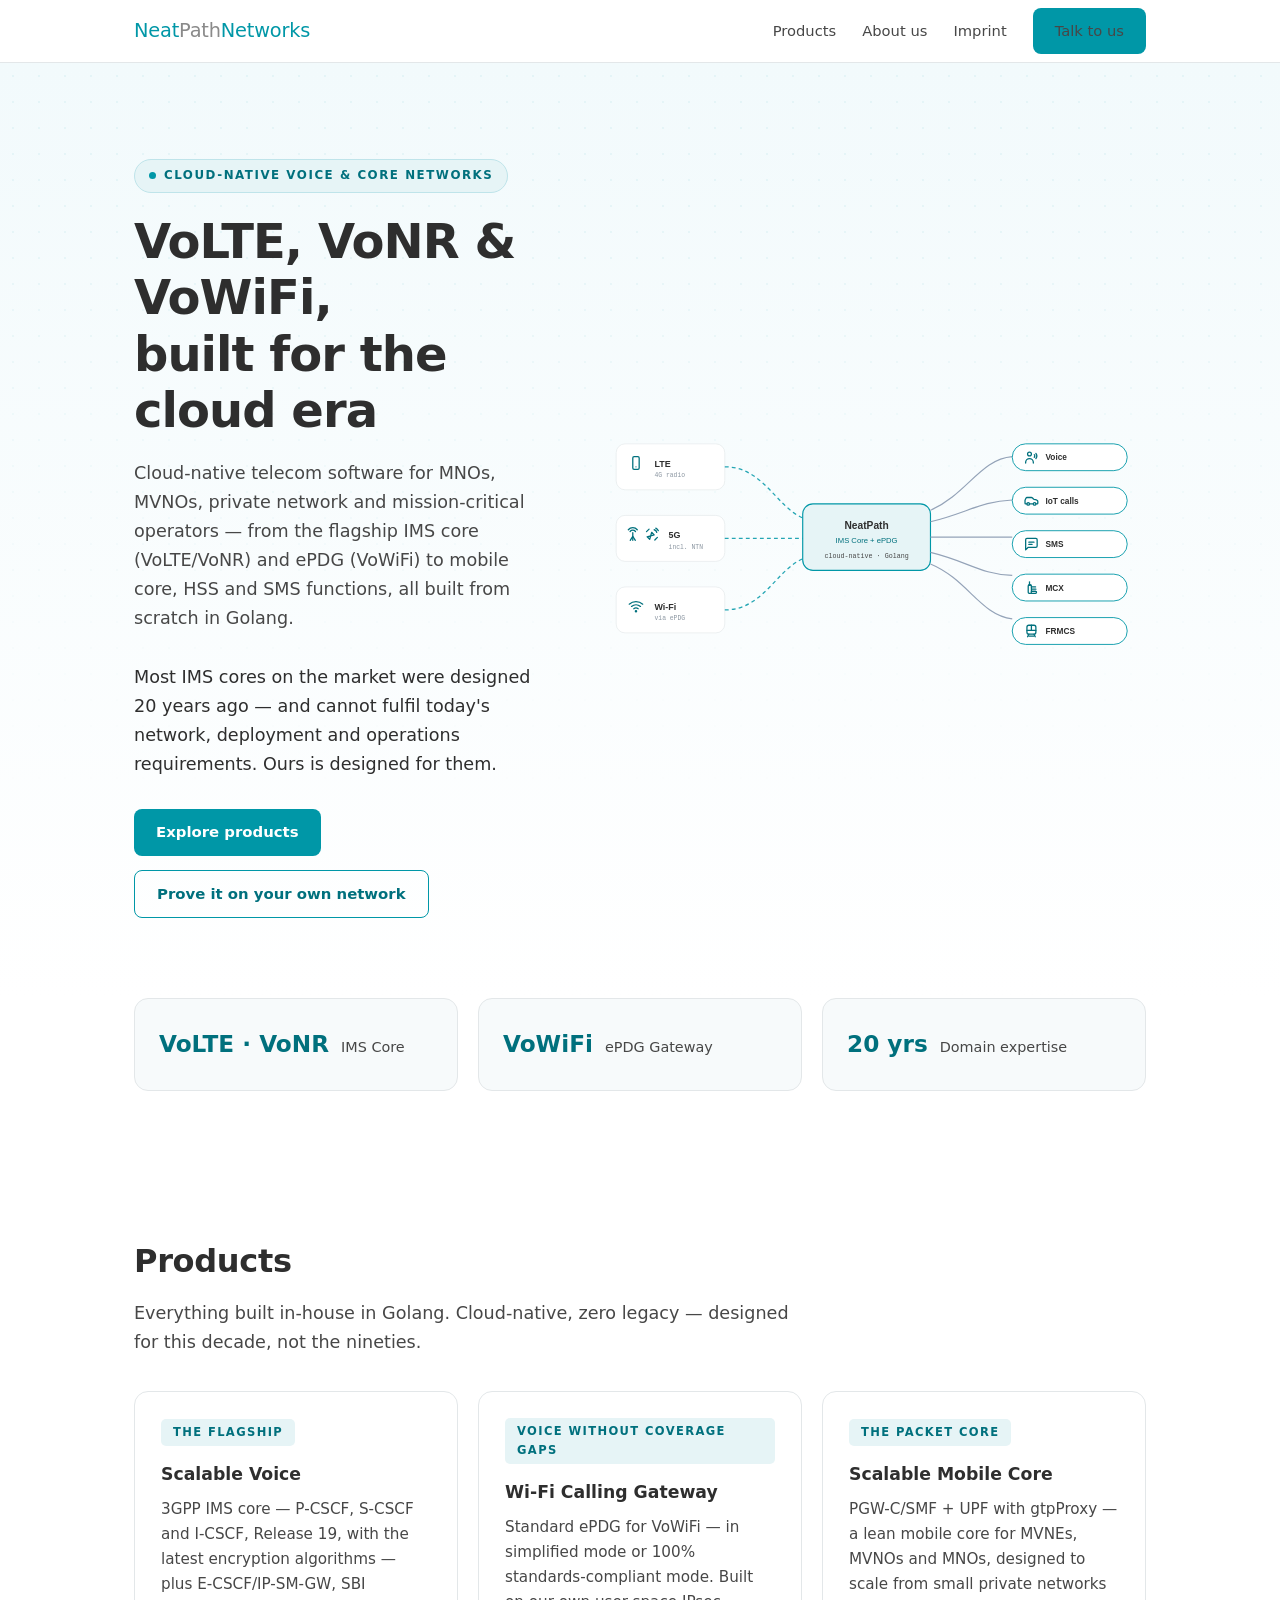
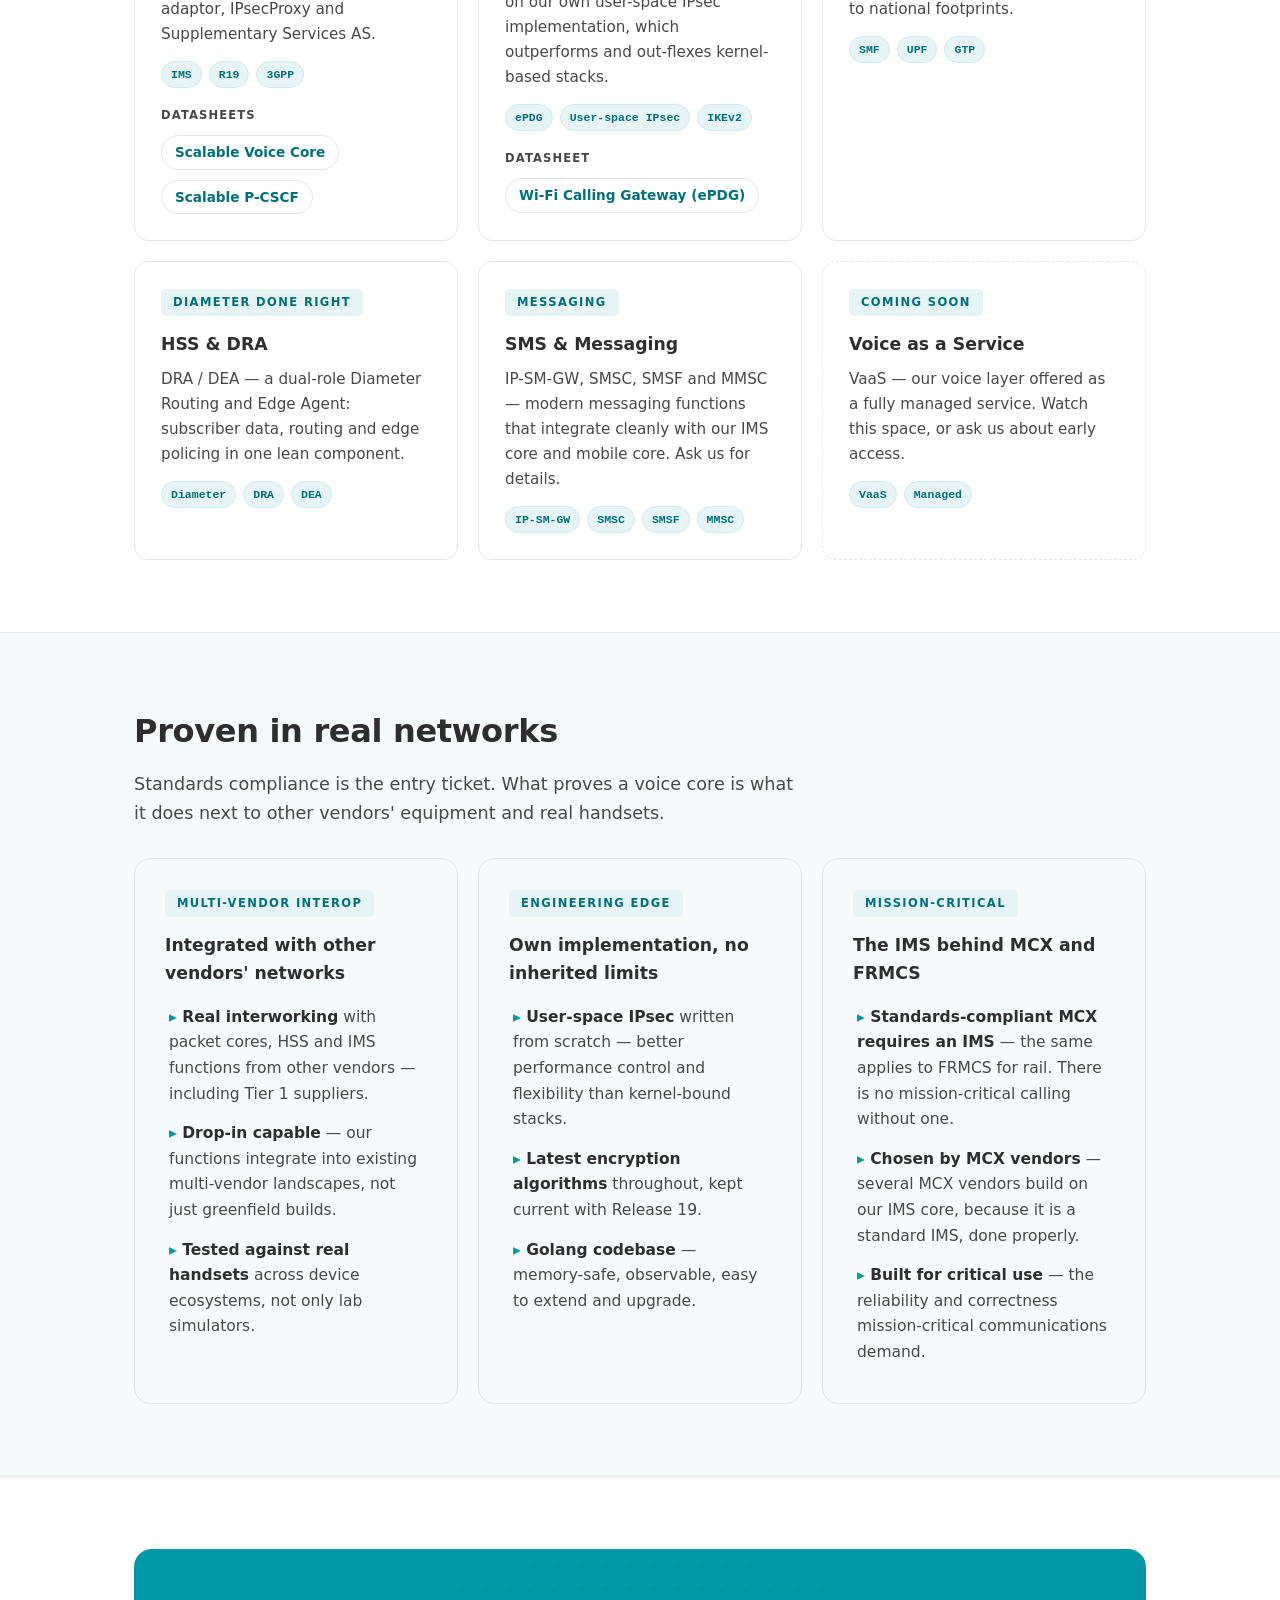
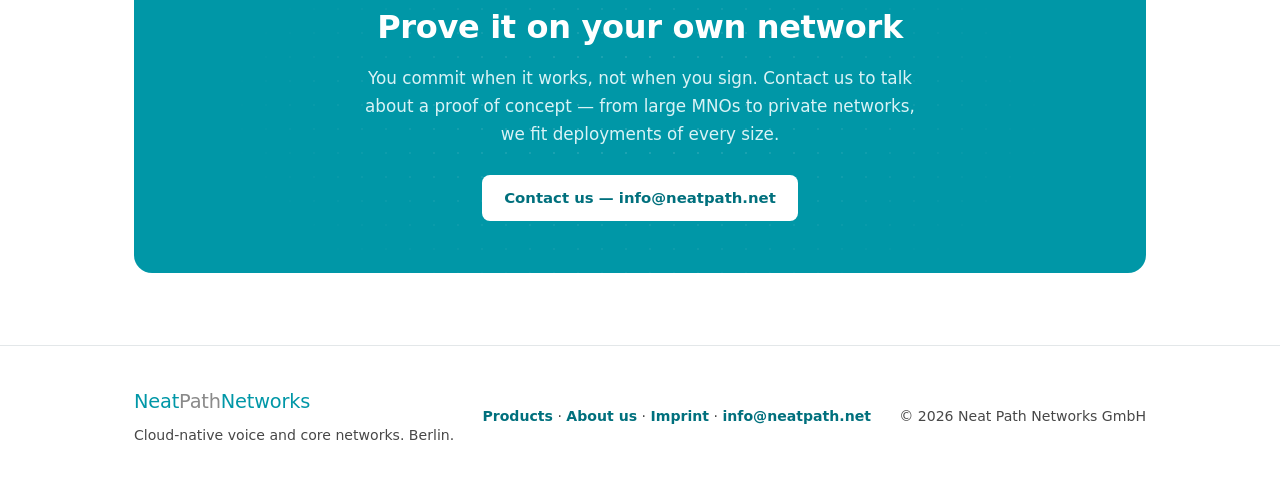
<file: index.html>
<!doctype html>
<html lang="en">
<head>
<meta charset="UTF-8" />
<meta name="viewport" content="width=device-width, initial-scale=1.0" />
<title>Neat Path Networks — VoLTE, VoNR &amp; VoWiFi, built for the cloud era</title>
<meta name="description" content="Cloud-native telecom software for MNOs, MVNOs, private network and mission-critical operators — from our flagship IMS core (VoLTE/VoNR) and ePDG (VoWiFi) to mobile core, HSS and SMS functions, all built from scratch in Golang." />
<link rel="icon" href="/assets/favicon.svg" type="image/svg+xml" />
<link rel="stylesheet" href="/assets/style.css" />
<style>
  @media (min-width: 901px) {
    .hero-inner { grid-template-columns: 1fr 1.3fr; gap: 40px; }
  }
  .hero-art svg { width: 100%; height: auto; display: block; }
</style>
</head>
<body>

<header>
  <div class="wrap">
    <nav>
      <a class="logo" href="/" aria-label="Neat Path Networks home"><span class="wordmark"><b>Neat</b><i>Path</i><b>Networks</b></span></a>
      <div class="navlinks">
        <a href="/products/">Products</a>
        <a href="/about-us/">About us</a>
        <a href="/imprint/">Imprint</a>
        <a class="btn btn-primary" href="mailto:info@neatpath.net?subject=Neat%20Path%20inquiry">Talk to us</a>
      </div>
    </nav>
  </div>
</header>

<section class="hero" id="top">
  <div class="hero-grid"></div>
  <div class="wrap hero-inner">
    <div>
      <div class="badge">Cloud-native voice &amp; core networks</div>
      <h1>VoLTE, VoNR &amp; VoWiFi,<br />built for the cloud era</h1>
      <p class="lead">Cloud-native telecom software for MNOs, MVNOs, private network and mission-critical operators — from the flagship IMS core (VoLTE/VoNR) and ePDG (VoWiFi) to mobile core, HSS and SMS functions, all built from scratch in Golang.</p>
      <p class="lead" style="margin-top:14px; color:var(--ink)">Most IMS cores on the market were designed 20 years ago — and cannot fulfil today's network, deployment and operations requirements. Ours is designed for them.</p>
      <div class="hero-cta">
        <a class="btn btn-primary" href="/products/">Explore products</a>
        <a class="btn btn-outline" href="#cta">Prove it on your own network</a>
      </div>
    </div>
    <div class="hero-art" aria-hidden="true">
      <svg viewBox="0 0 860 380" xmlns="http://www.w3.org/2000/svg">
        <defs>
          <g id="i-phone" fill="none" stroke="#00707d" stroke-width="2" stroke-linecap="round" stroke-linejoin="round">
            <rect x="7" y="2" width="10" height="20" rx="2"/><path d="M12 18h.01"/>
          </g>
          <g id="i-tower" fill="none" stroke="#00707d" stroke-width="2" stroke-linecap="round" stroke-linejoin="round">
            <path d="M12 9v12"/><path d="M8 21l4-6 4 6"/><path d="M7.8 7.2a5.5 5.5 0 0 1 8.4 0"/>
            <path d="M5 4.5a9 9 0 0 1 14 0"/>
          </g>
          <g id="i-sat" fill="none" stroke="#00707d" stroke-width="2" stroke-linecap="round" stroke-linejoin="round">
            <path d="M13.5 6.5 17.5 10.5 12 12 10.5 17.5 6.5 13.5 12 12z" transform="translate(-2,2)"/>
            <path d="M3.5 7.5 7.5 3.5"/><path d="M16.5 20.5 20.5 16.5"/>
            <path d="M15.5 4.5a5 5 0 0 1 4 4"/><path d="M18 2a8 8 0 0 1 4 4"/>
          </g>
          <g id="i-wifi" fill="none" stroke="#00707d" stroke-width="2" stroke-linecap="round" stroke-linejoin="round">
            <path d="M5 12.55a11 11 0 0 1 14.08 0"/><path d="M1.42 9a16 16 0 0 1 21.16 0"/>
            <path d="M8.53 16.11a6 6 0 0 1 6.95 0"/><circle cx="12" cy="20" r="1"/>
          </g>
          <g id="i-voice" fill="none" stroke="#00707d" stroke-width="2" stroke-linecap="round" stroke-linejoin="round">
            <circle cx="9" cy="7" r="3"/><path d="M3 21v-1a6 6 0 0 1 12 0v1"/>
            <path d="M16.5 8a3 3 0 0 1 0 4"/><path d="M19 6a6.5 6.5 0 0 1 0 8"/>
          </g>
          <g id="i-car" fill="none" stroke="#00707d" stroke-width="2" stroke-linecap="round" stroke-linejoin="round">
            <path d="M19 17h2c.6 0 1-.4 1-1v-3c0-.9-.7-1.7-1.5-1.9C18.7 10.6 16 10 16 10s-1.3-1.4-2.2-2.3c-.5-.4-1.1-.7-1.8-.7H5c-.6 0-1.1.4-1.4.9l-1.4 2.9A3.7 3.7 0 0 0 2 12v4c0 .6.4 1 1 1h2"/>
            <circle cx="7" cy="17" r="2"/><path d="M9 17h6"/><circle cx="17" cy="17" r="2"/>
          </g>
          <g id="i-sms" fill="none" stroke="#00707d" stroke-width="2" stroke-linecap="round" stroke-linejoin="round">
            <path d="M21 15a2 2 0 0 1-2 2H7l-4 4V5a2 2 0 0 1 2-2h14a2 2 0 0 1 2 2z"/>
            <path d="M8 9h8"/><path d="M8 12.5h5"/>
          </g>
          <g id="i-mcx" fill="none" stroke="#00707d" stroke-width="2" stroke-linecap="round" stroke-linejoin="round">
            <path d="M9 3v5"/><path d="M8 8h3"/><rect x="7" y="8" width="5" height="13" rx="1.5"/>
            <path d="M12 11h6.5"/><path d="M13 14.5h6"/><path d="M13 18h6"/>
            <path d="M12 21h6.5a1.5 1.5 0 0 0 0-3H12"/>
          </g>
          <g id="i-train" fill="none" stroke="#00707d" stroke-width="2" stroke-linecap="round" stroke-linejoin="round">
            <rect x="5" y="3" width="14" height="14" rx="3"/><path d="M5 11h14"/><path d="M12 3v8"/>
            <path d="M8 17l-2 4"/><path d="M16 17l2 4"/><path d="M8 20h8"/>
          </g>
        </defs>

        <!-- Access -->
        <g>
          <rect x="30" y="42" width="170" height="72" rx="14" fill="#ffffff" stroke="#e3e7e9"/>
          <use href="#i-phone" x="49" y="60" width="24" height="24"/>
          <text x="90" y="78" font-size="14" font-weight="700" fill="#2e2e2e" font-family="Montserrat, sans-serif">LTE</text>
          <text x="90" y="94" font-size="10" fill="#8a95a0" font-family="Consolas, monospace">4G radio</text>

          <rect x="30" y="154" width="170" height="72" rx="14" fill="#ffffff" stroke="#e3e7e9"/>
          <use href="#i-tower" x="44" y="172" width="24" height="24"/>
          <use href="#i-sat" x="74" y="172" width="24" height="24"/>
          <text x="112" y="190" font-size="14" font-weight="700" fill="#2e2e2e" font-family="Montserrat, sans-serif">5G</text>
          <text x="112" y="206" font-size="10" fill="#8a95a0" font-family="Consolas, monospace">incl. NTN</text>

          <rect x="30" y="266" width="170" height="72" rx="14" fill="#ffffff" stroke="#e3e7e9"/>
          <use href="#i-wifi" x="49" y="284" width="24" height="24"/>
          <text x="90" y="302" font-size="14" font-weight="700" fill="#2e2e2e" font-family="Montserrat, sans-serif">Wi-Fi</text>
          <text x="90" y="318" font-size="10" fill="#8a95a0" font-family="Consolas, monospace">via ePDG</text>
        </g>

        <!-- Links to core -->
        <g stroke="#0097a7" stroke-width="2" fill="none" stroke-dasharray="6 5" opacity="0.85">
          <path d="M200 78 C 260 78, 280 140, 322 158"/>
          <path d="M200 190 H 322"/>
          <path d="M200 302 C 260 302, 280 240, 322 222"/>
        </g>

        <!-- Core -->
        <rect x="322" y="136" width="200" height="104" rx="16" fill="#e6f4f6" stroke="#0097a7" stroke-width="1.8"/>
        <text x="422" y="176" font-size="16" font-weight="800" fill="#2e2e2e" text-anchor="middle" font-family="Montserrat, sans-serif">NeatPath</text>
        <text x="422" y="198" font-size="12" fill="#00707d" text-anchor="middle" font-family="Montserrat, sans-serif">IMS Core + ePDG</text>
        <text x="422" y="220" font-size="10.5" fill="#474747" text-anchor="middle" font-family="Consolas, monospace">cloud-native · Golang</text>

        <!-- Links to use cases -->
        <g stroke="#94a3b8" stroke-width="1.8" fill="none">
          <path d="M522 146 C 580 120, 600 66, 650 62"/>
          <path d="M522 164 C 580 150, 600 132, 650 130"/>
          <path d="M522 188 H 650"/>
          <path d="M522 212 C 580 226, 600 246, 650 248"/>
          <path d="M522 230 C 580 254, 600 310, 650 316"/>
        </g>

        <!-- Use cases -->
        <g>
          <rect x="650" y="42" width="180" height="42" rx="21" fill="#ffffff" stroke="#0097a7" stroke-width="1.4"/>
          <use href="#i-voice" x="668" y="51" width="24" height="24"/>
          <text x="702" y="68" font-size="13" font-weight="600" fill="#2e2e2e" font-family="Montserrat, sans-serif">Voice</text>

          <rect x="650" y="110" width="180" height="42" rx="21" fill="#ffffff" stroke="#0097a7" stroke-width="1.4"/>
          <use href="#i-car" x="668" y="119" width="24" height="24"/>
          <text x="702" y="136" font-size="13" font-weight="600" fill="#2e2e2e" font-family="Montserrat, sans-serif">IoT calls</text>

          <rect x="650" y="178" width="180" height="42" rx="21" fill="#ffffff" stroke="#0097a7" stroke-width="1.4"/>
          <use href="#i-sms" x="668" y="187" width="24" height="24"/>
          <text x="702" y="204" font-size="13" font-weight="600" fill="#2e2e2e" font-family="Montserrat, sans-serif">SMS</text>

          <rect x="650" y="246" width="180" height="42" rx="21" fill="#ffffff" stroke="#0097a7" stroke-width="1.4"/>
          <use href="#i-mcx" x="668" y="255" width="24" height="24"/>
          <text x="702" y="272" font-size="13" font-weight="600" fill="#2e2e2e" font-family="Montserrat, sans-serif">MCX</text>

          <rect x="650" y="314" width="180" height="42" rx="21" fill="#ffffff" stroke="#0097a7" stroke-width="1.4"/>
          <use href="#i-train" x="668" y="323" width="24" height="24"/>
          <text x="702" y="340" font-size="13" font-weight="600" fill="#2e2e2e" font-family="Montserrat, sans-serif">FRMCS</text>
        </g>
      </svg>
    </div>
  </div>
</section>

<section style="padding-top:0">
  <div class="wrap">
    <div class="stats">
      <div class="stat"><b>VoLTE · VoNR</b><span>IMS Core</span></div>
      <div class="stat"><b>VoWiFi</b><span>ePDG Gateway</span></div>
      <div class="stat"><b>20 yrs</b><span>Domain expertise</span></div>
    </div>
  </div>
</section>

<section id="products">
  <div class="wrap">
    <h2>Products</h2>
    <p class="lead">Everything built in-house in Golang. Cloud-native, zero legacy — designed for this decade, not the nineties.</p>
    <div class="cards">
      <div class="card">
        <div class="chip">THE FLAGSHIP</div>
        <h3><a href="/products/scalable-voice/">Scalable Voice</a></h3>
        <p>3GPP IMS core — P-CSCF, S-CSCF and I-CSCF, Release 19, with the latest encryption algorithms — plus E-CSCF/IP-SM-GW, SBI adaptor, IPsecProxy and Supplementary Services AS.</p>
        <div class="minichips"><span class="minichip">IMS</span><span class="minichip">R19</span><span class="minichip">3GPP</span></div>
        <div class="www-strip"><span class="lbl">Datasheets</span><a href="/datasheets/scalable-voice-core.pdf">Scalable Voice Core</a><a href="/datasheets/scalable-p-cscf.pdf">Scalable P-CSCF</a></div>
      </div>
      <div class="card">
        <div class="chip">VOICE WITHOUT COVERAGE GAPS</div>
        <h3><a href="/products/wi-fi-calling-gateway/">Wi-Fi Calling Gateway</a></h3>
        <p>Standard ePDG for VoWiFi — in simplified mode or 100% standards-compliant mode. Built on our own user-space IPsec implementation, which outperforms and out-flexes kernel-based stacks.</p>
        <div class="minichips"><span class="minichip">ePDG</span><span class="minichip">User-space IPsec</span><span class="minichip">IKEv2</span></div>
        <div class="www-strip"><span class="lbl">Datasheet</span><a href="/datasheets/wi-fi-calling-gateway.pdf">Wi-Fi Calling Gateway (ePDG)</a></div>
      </div>
      <div class="card">
        <div class="chip">THE PACKET CORE</div>
        <h3><a href="/products/scalable-mobile-core/">Scalable Mobile Core</a></h3>
        <p>PGW-C/SMF + UPF with gtpProxy — a lean mobile core for MVNEs, MVNOs and MNOs, designed to scale from small private networks to national footprints.</p>
        <div class="minichips"><span class="minichip">SMF</span><span class="minichip">UPF</span><span class="minichip">GTP</span></div>
      </div>
      <div class="card">
        <div class="chip">DIAMETER DONE RIGHT</div>
        <h3><a href="/products/hss-and-dra/">HSS &amp; DRA</a></h3>
        <p>DRA / DEA — a dual-role Diameter Routing and Edge Agent: subscriber data, routing and edge policing in one lean component.</p>
        <div class="minichips"><span class="minichip">Diameter</span><span class="minichip">DRA</span><span class="minichip">DEA</span></div>
      </div>
      <div class="card">
        <div class="chip">MESSAGING</div>
        <h3>SMS &amp; Messaging</h3>
        <p>IP-SM-GW, SMSC, SMSF and MMSC — modern messaging functions that integrate cleanly with our IMS core and mobile core. Ask us for details.</p>
        <div class="minichips"><span class="minichip">IP-SM-GW</span><span class="minichip">SMSC</span><span class="minichip">SMSF</span><span class="minichip">MMSC</span></div>
      </div>
      <div class="card" style="border-style:dashed;">
        <div class="chip">COMING SOON</div>
        <h3>Voice as a Service</h3>
        <p>VaaS — our voice layer offered as a fully managed service. Watch this space, or ask us about early access.</p>
        <div class="minichips"><span class="minichip">VaaS</span><span class="minichip">Managed</span></div>
      </div>
    </div>
  </div>
</section>

<section id="proven" class="soft-band">
  <div class="wrap">
    <h2>Proven in real networks</h2>
    <p class="lead">Standards compliance is the entry ticket. What proves a voice core is what it does next to other vendors' equipment and real handsets.</p>
    <div class="cards" style="margin-top:30px">
      <div class="panel">
        <div class="chip">MULTI-VENDOR INTEROP</div>
        <h3>Integrated with other vendors' networks</h3>
        <ul class="bullets">
          <li><b>Real interworking</b> with packet cores, HSS and IMS functions from other vendors — including Tier 1 suppliers.</li>
          <li><b>Drop-in capable</b> — our functions integrate into existing multi-vendor landscapes, not just greenfield builds.</li>
          <li><b>Tested against real handsets</b> across device ecosystems, not only lab simulators.</li>
        </ul>
      </div>
      <div class="panel">
        <div class="chip">ENGINEERING EDGE</div>
        <h3>Own implementation, no inherited limits</h3>
        <ul class="bullets">
          <li><b>User-space IPsec</b> written from scratch — better performance control and flexibility than kernel-bound stacks.</li>
          <li><b>Latest encryption algorithms</b> throughout, kept current with Release 19.</li>
          <li><b>Golang codebase</b> — memory-safe, observable, easy to extend and upgrade.</li>
        </ul>
      </div>
      <div class="panel">
        <div class="chip">MISSION-CRITICAL</div>
        <h3>The IMS behind MCX and FRMCS</h3>
        <ul class="bullets">
          <li><b>Standards-compliant MCX requires an IMS</b> — the same applies to FRMCS for rail. There is no mission-critical calling without one.</li>
          <li><b>Chosen by MCX vendors</b> — several MCX vendors build on our IMS core, because it is a standard IMS, done properly.</li>
          <li><b>Built for critical use</b> — the reliability and correctness mission-critical communications demand.</li>
        </ul>
      </div>
    </div>
  </div>
</section>

<section id="cta">
  <div class="wrap">
    <div class="cta-band">
      <h2>Prove it on your own network</h2>
      <p>You commit when it works, not when you sign. Contact us to talk about a proof of concept — from large MNOs to private networks, we fit deployments of every size.</p>
      <a class="btn" href="mailto:info@neatpath.net?subject=Neat%20Path%20inquiry">Contact us — info@neatpath.net</a>
    </div>
  </div>
</section>

<footer>
  <div class="wrap foot">
    <div>
      <a class="logo" href="/"><span class="wordmark"><b>Neat</b><i>Path</i><b>Networks</b></span></a>
      <div style="margin-top:6px">Cloud-native voice and core networks. Berlin.</div>
    </div>
    <div>
      <a href="/products/">Products</a> ·
      <a href="/about-us/">About us</a> ·
      <a href="/imprint/">Imprint</a> ·
      <a href="mailto:info@neatpath.net">info@neatpath.net</a>
    </div>
    <div>© 2026 Neat Path Networks GmbH</div>
  </div>
</footer>

<script type="module" src="https://static.cloudflareinsights.com/beacon.min.js/vce701823e78c4301a35b7e07294d87301792088814092" integrity="sha512-UKNk8GbxkABxKcXYuLkO16EleLGUkcvJWtpSNmExE0Too3ZaFAxTscNWEc1OdAv5/BikHawapSCaiD2XCmp+Bw==" nonce="LtuZAVMsxZpVBIPVXPRmAw==" data-cf-beacon='{"version":"2024.11.0","token":"36b4216ae2dc4d5488c249161e71fe1e","spa":2}' crossorigin="anonymous"></script>
</body>
</html>
</file>
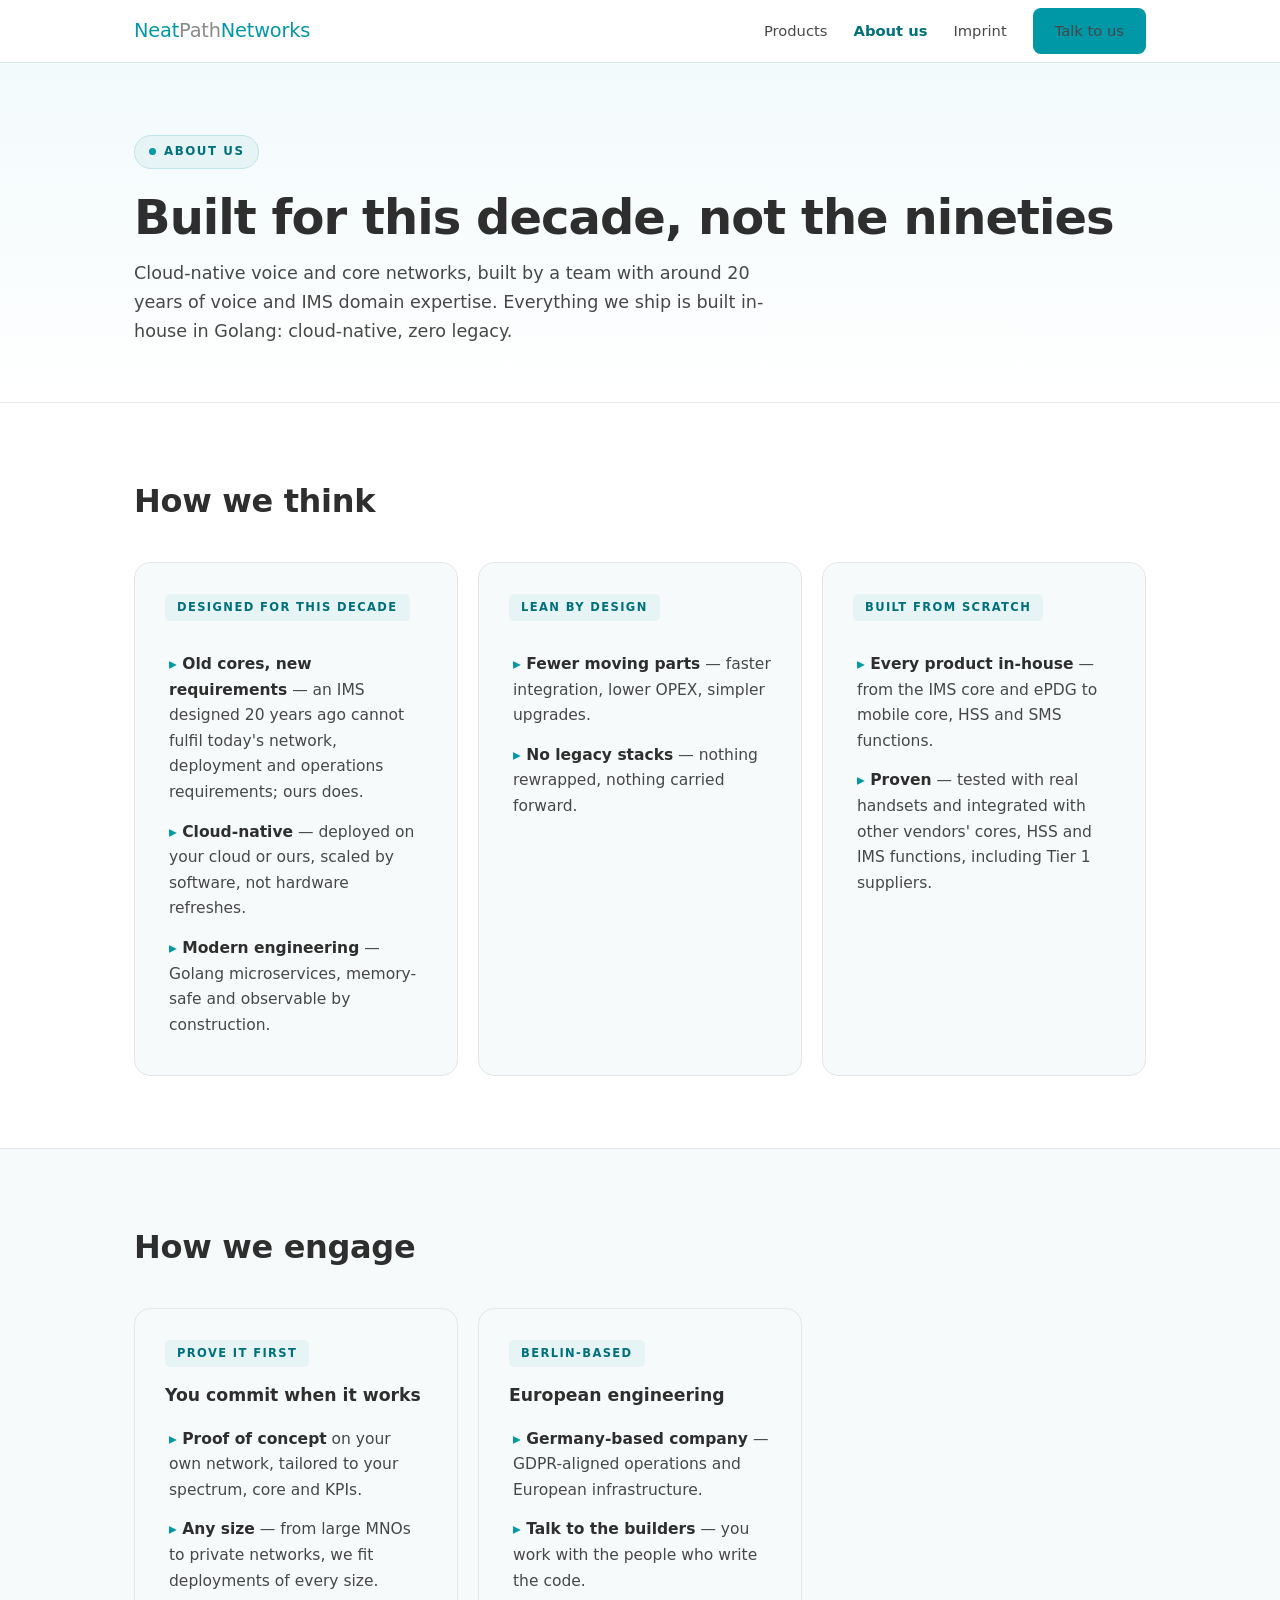
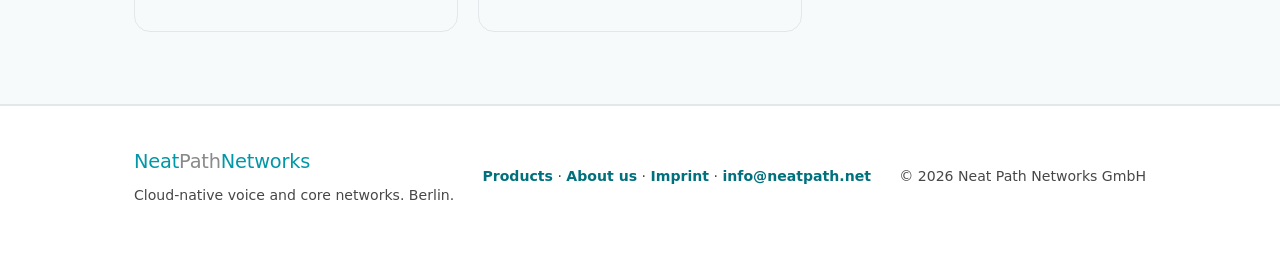
<file: about-us/index.html>
<!doctype html>
<html lang="en">
<head>
<meta charset="UTF-8" />
<meta name="viewport" content="width=device-width, initial-scale=1.0" />
<title>About us — Neat Path Networks</title>
<meta name="description" content="Neat Path Networks — cloud-native voice and core networks, built by a team with around 20 years of voice and IMS domain expertise. Everything built in-house in Golang." />
<link rel="icon" href="/assets/favicon.svg" type="image/svg+xml" />
<link rel="stylesheet" href="/assets/style.css" />
</head>
<body>

<header>
  <div class="wrap">
    <nav>
      <a class="logo" href="/"><span class="wordmark"><b>Neat</b><i>Path</i><b>Networks</b></span></a>
      <div class="navlinks">
        <a href="/products/">Products</a>
        <a href="/about-us/" class="active">About us</a>
        <a href="/imprint/">Imprint</a>
        <a class="btn btn-primary" href="mailto:info@neatpath.net?subject=Neat%20Path%20inquiry">Talk to us</a>
      </div>
    </nav>
  </div>
</header>

<section class="hero-lite">
  <div class="wrap">
    <div class="badge">About us</div>
    <h1>Built for this decade, not the nineties</h1>
    <p class="lead" style="margin-top:14px">Cloud-native voice and core networks, built by a team with around 20 years of voice and IMS domain expertise. Everything we ship is built in-house in Golang: cloud-native, zero legacy.</p>
  </div>
</section>

<section>
  <div class="wrap">
    <h2>How we think</h2>
    <div class="cards">
      <div class="panel">
        <div class="chip">DESIGNED FOR THIS DECADE</div>
        <ul class="bullets">
          <li><b>Old cores, new requirements</b> — an IMS designed 20 years ago cannot fulfil today's network, deployment and operations requirements; ours does.</li>
          <li><b>Cloud-native</b> — deployed on your cloud or ours, scaled by software, not hardware refreshes.</li>
          <li><b>Modern engineering</b> — Golang microservices, memory-safe and observable by construction.</li>
        </ul>
      </div>
      <div class="panel">
        <div class="chip">LEAN BY DESIGN</div>
        <ul class="bullets">
          <li><b>Fewer moving parts</b> — faster integration, lower OPEX, simpler upgrades.</li>
          <li><b>No legacy stacks</b> — nothing rewrapped, nothing carried forward.</li>
        </ul>
      </div>
      <div class="panel">
        <div class="chip">BUILT FROM SCRATCH</div>
        <ul class="bullets">
          <li><b>Every product in-house</b> — from the IMS core and ePDG to mobile core, HSS and SMS functions.</li>
          <li><b>Proven</b> — tested with real handsets and integrated with other vendors' cores, HSS and IMS functions, including Tier 1 suppliers.</li>
        </ul>
      </div>
    </div>
  </div>
</section>

<section class="soft-band">
  <div class="wrap">
    <h2>How we engage</h2>
    <div class="cards">
      <div class="panel">
        <div class="chip">PROVE IT FIRST</div>
        <h3>You commit when it works</h3>
        <ul class="bullets">
          <li><b>Proof of concept</b> on your own network, tailored to your spectrum, core and KPIs.</li>
          <li><b>Any size</b> — from large MNOs to private networks, we fit deployments of every size.</li>
        </ul>
      </div>
      <div class="panel">
        <div class="chip">BERLIN-BASED</div>
        <h3>European engineering</h3>
        <ul class="bullets">
          <li><b>Germany-based company</b> — GDPR-aligned operations and European infrastructure.</li>
          <li><b>Talk to the builders</b> — you work with the people who write the code.</li>
        </ul>
      </div>
    </div>
  </div>
</section>

<footer>
  <div class="wrap foot">
    <div>
      <a class="logo" href="/"><span class="wordmark"><b>Neat</b><i>Path</i><b>Networks</b></span></a>
      <div style="margin-top:6px">Cloud-native voice and core networks. Berlin.</div>
    </div>
    <div>
      <a href="/products/">Products</a> ·
      <a href="/about-us/">About us</a> ·
      <a href="/imprint/">Imprint</a> ·
      <a href="mailto:info@neatpath.net">info@neatpath.net</a>
    </div>
    <div>© 2026 Neat Path Networks GmbH</div>
  </div>
</footer>

</body>
</html>
</file>
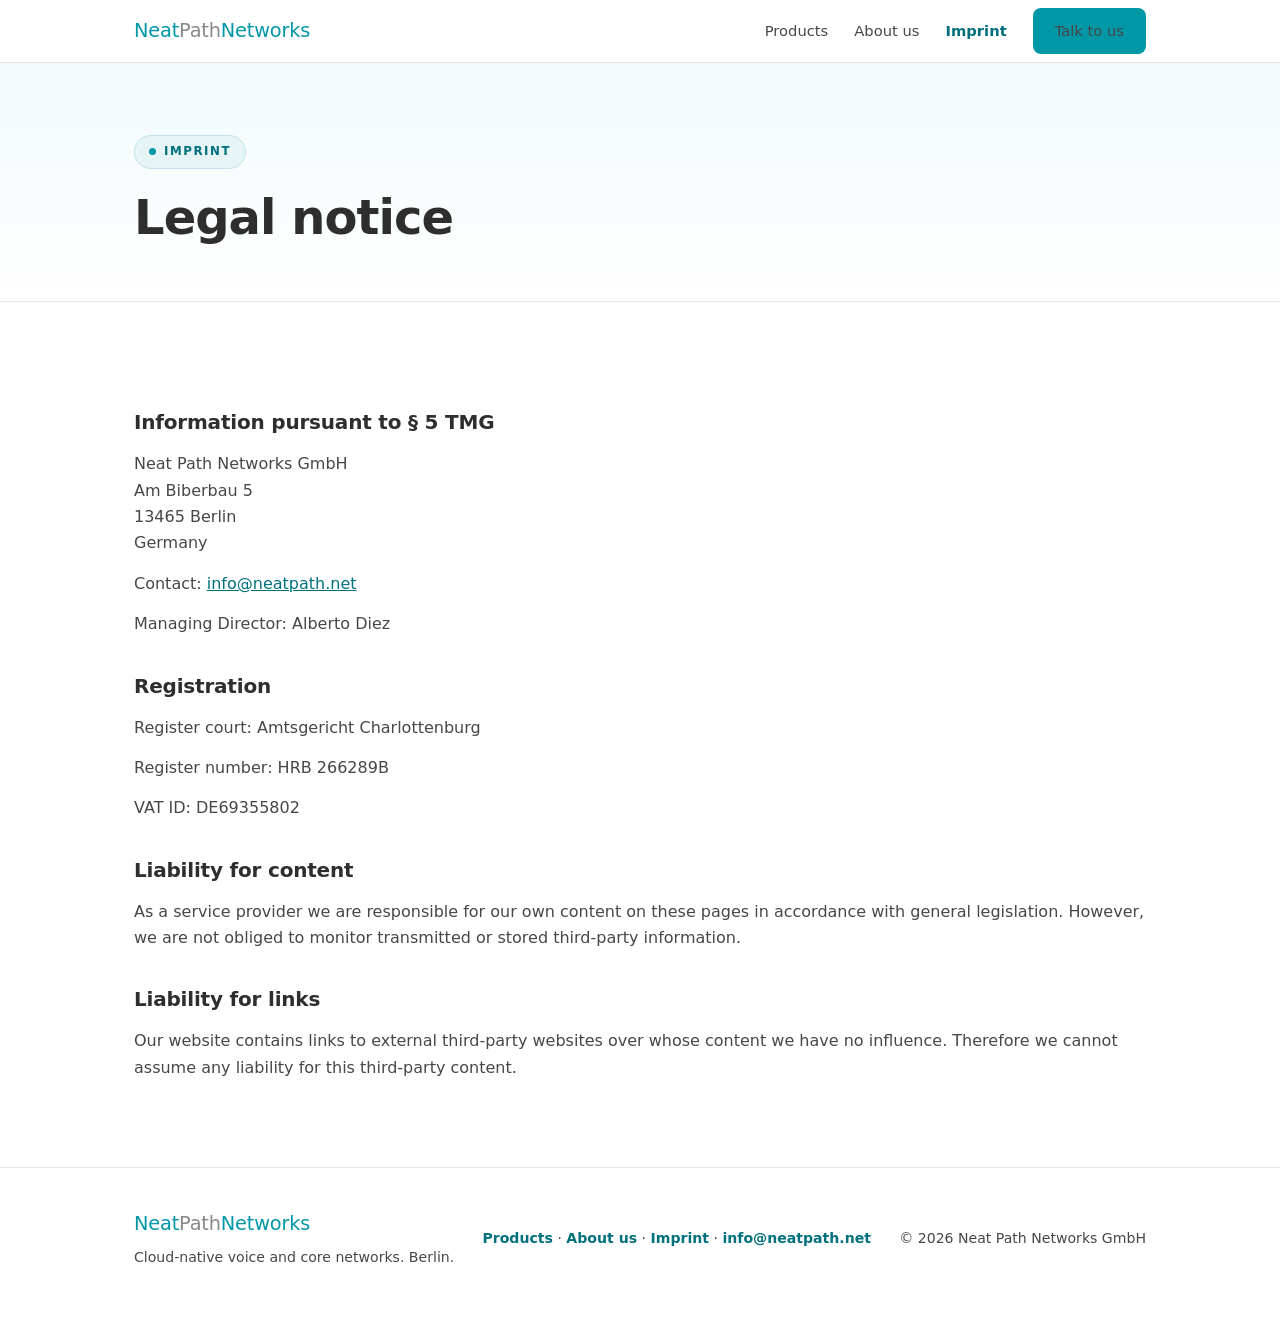
<file: imprint/index.html>
<!doctype html>
<html lang="en">
<head>
<meta charset="UTF-8" />
<meta name="viewport" content="width=device-width, initial-scale=1.0" />
<title>Imprint — Neat Path Networks</title>
<meta name="description" content="Imprint and legal information of Neat Path Networks GmbH, Berlin." />
<link rel="icon" href="/assets/favicon.svg" type="image/svg+xml" />
<link rel="stylesheet" href="/assets/style.css" />
</head>
<body>

<header>
  <div class="wrap">
    <nav>
      <a class="logo" href="/"><span class="wordmark"><b>Neat</b><i>Path</i><b>Networks</b></span></a>
      <div class="navlinks">
        <a href="/products/">Products</a>
        <a href="/about-us/">About us</a>
        <a href="/imprint/" class="active">Imprint</a>
        <a class="btn btn-primary" href="mailto:info@neatpath.net?subject=Neat%20Path%20inquiry">Talk to us</a>
      </div>
    </nav>
  </div>
</header>

<section class="hero-lite">
  <div class="wrap">
    <div class="badge">Imprint</div>
    <h1>Legal notice</h1>
  </div>
</section>

<section>
  <div class="wrap imprint">
    <h2>Information pursuant to § 5 TMG</h2>
    <p>
      Neat Path Networks GmbH<br />
      Am Biberbau 5<br />
      13465 Berlin<br />
      Germany
    </p>
    <p>Contact: <a href="mailto:info@neatpath.net">info@neatpath.net</a></p>
    <p>Managing Director: Alberto Diez</p>

    <h2>Registration</h2>
    <p>Register court: Amtsgericht Charlottenburg</p>
    <p>Register number: HRB 266289B</p>
    <p>VAT ID: DE69355802</p>

    <h2>Liability for content</h2>
    <p>As a service provider we are responsible for our own content on these pages in accordance with general legislation. However, we are not obliged to monitor transmitted or stored third-party information.</p>

    <h2>Liability for links</h2>
    <p>Our website contains links to external third-party websites over whose content we have no influence. Therefore we cannot assume any liability for this third-party content.</p>
  </div>
</section>

<footer>
  <div class="wrap foot">
    <div>
      <a class="logo" href="/"><span class="wordmark"><b>Neat</b><i>Path</i><b>Networks</b></span></a>
      <div style="margin-top:6px">Cloud-native voice and core networks. Berlin.</div>
    </div>
    <div>
      <a href="/products/">Products</a> ·
      <a href="/about-us/">About us</a> ·
      <a href="/imprint/">Imprint</a> ·
      <a href="mailto:info@neatpath.net">info@neatpath.net</a>
    </div>
    <div>© 2026 Neat Path Networks GmbH</div>
  </div>
</footer>

</body>
</html>
</file>
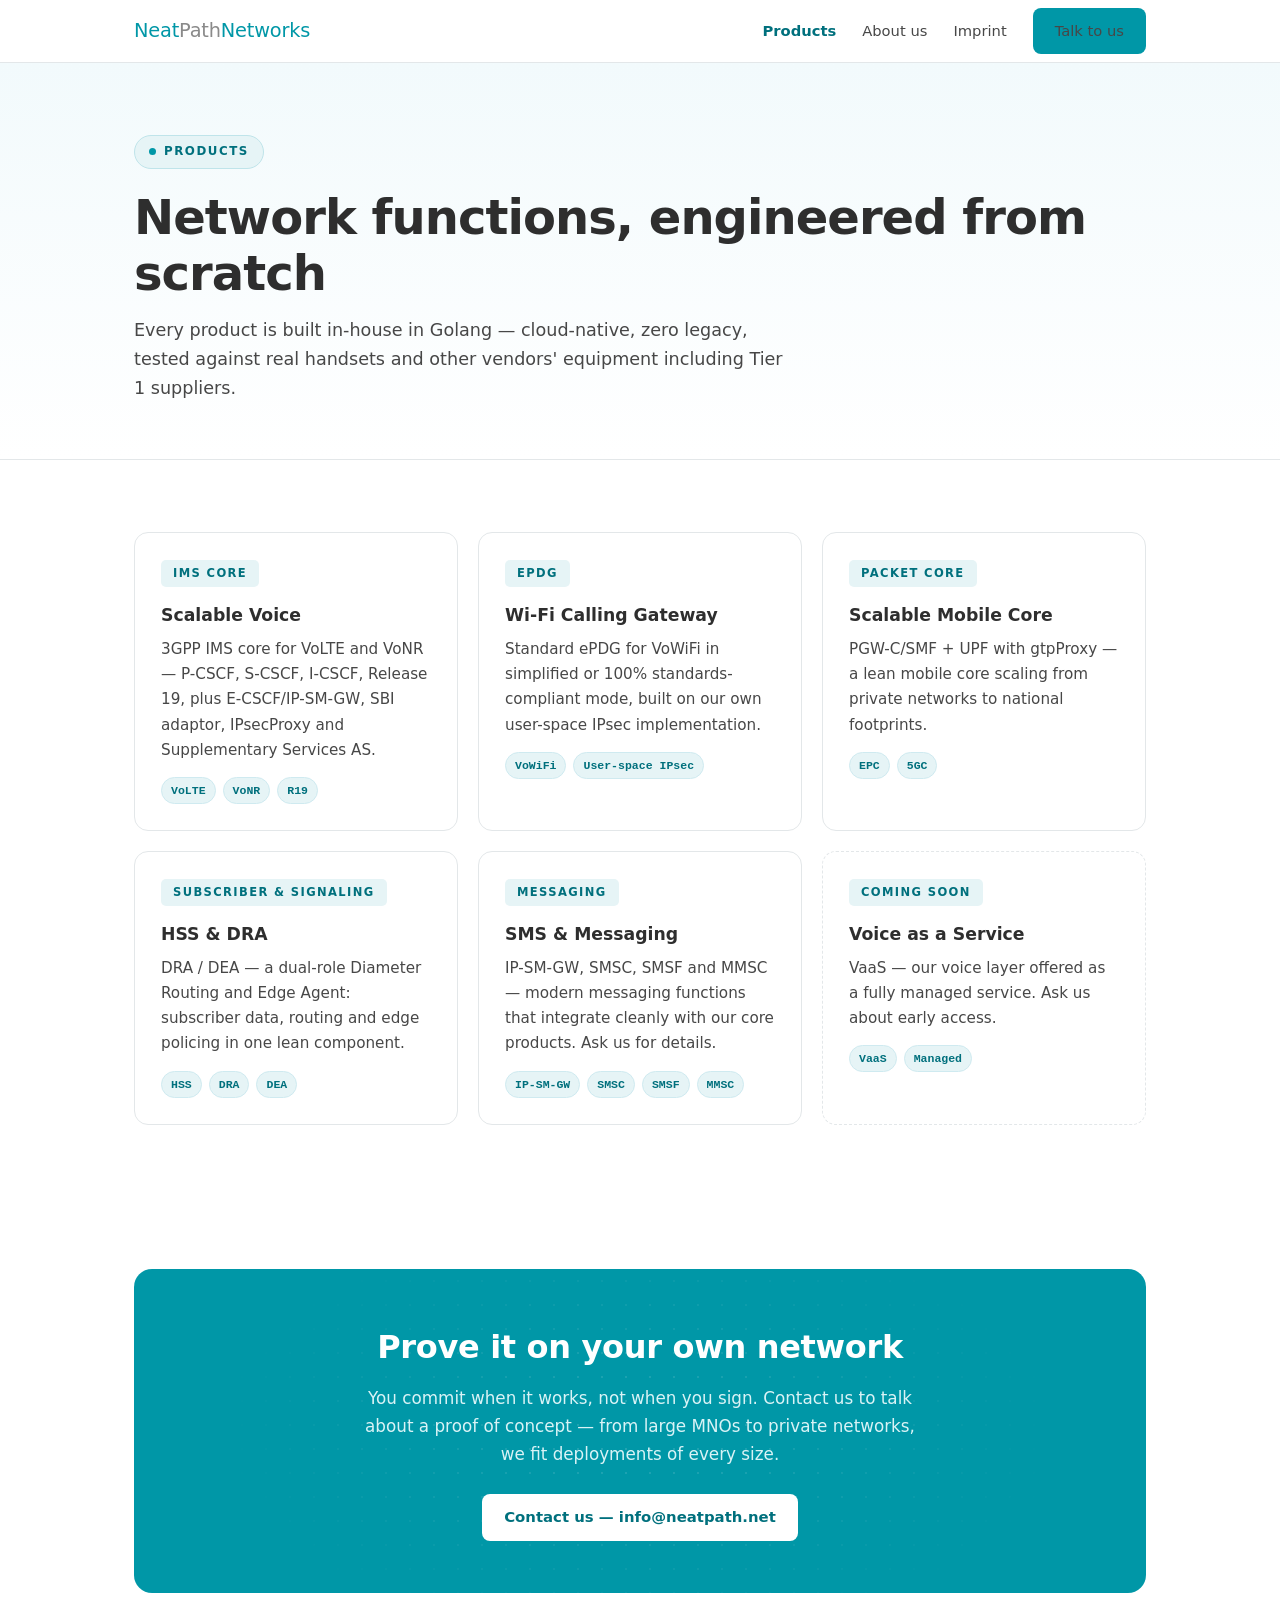
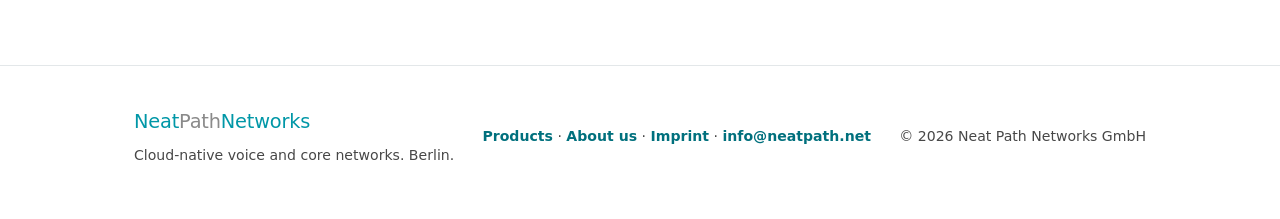
<file: products/index.html>
<!doctype html>
<html lang="en">
<head>
<meta charset="UTF-8" />
<meta name="viewport" content="width=device-width, initial-scale=1.0" />
<title>Products — Neat Path Networks</title>
<meta name="description" content="Cloud-native telecom software built in-house in Golang: IMS core, ePDG, mobile core, HSS/DRA and SMS functions — for MNOs, MVNOs, IoT and private networks." />
<link rel="icon" href="/assets/favicon.svg" type="image/svg+xml" />
<link rel="stylesheet" href="/assets/style.css" />
</head>
<body>

<header>
  <div class="wrap">
    <nav>
      <a class="logo" href="/"><span class="wordmark"><b>Neat</b><i>Path</i><b>Networks</b></span></a>
      <div class="navlinks">
        <a href="/products/" class="active">Products</a>
        <a href="/about-us/">About us</a>
        <a href="/imprint/">Imprint</a>
        <a class="btn btn-primary" href="mailto:info@neatpath.net?subject=Neat%20Path%20inquiry">Talk to us</a>
      </div>
    </nav>
  </div>
</header>

<section class="hero-lite">
  <div class="wrap">
    <div class="badge">Products</div>
    <h1>Network functions, engineered from scratch</h1>
    <p class="lead" style="margin-top:14px">Every product is built in-house in Golang — cloud-native, zero legacy, tested against real handsets and other vendors' equipment including Tier 1 suppliers.</p>
  </div>
</section>

<section>
  <div class="wrap">
    <div class="cards" style="margin-top:0">
      <div class="card">
        <div class="chip">IMS CORE</div>
        <h3><a href="/products/scalable-voice/">Scalable Voice</a></h3>
        <p>3GPP IMS core for VoLTE and VoNR — P-CSCF, S-CSCF, I-CSCF, Release 19, plus E-CSCF/IP-SM-GW, SBI adaptor, IPsecProxy and Supplementary Services AS.</p>
        <div class="minichips"><span class="minichip">VoLTE</span><span class="minichip">VoNR</span><span class="minichip">R19</span></div>
      </div>
      <div class="card">
        <div class="chip">EPDG</div>
        <h3><a href="/products/wi-fi-calling-gateway/">Wi-Fi Calling Gateway</a></h3>
        <p>Standard ePDG for VoWiFi in simplified or 100% standards-compliant mode, built on our own user-space IPsec implementation.</p>
        <div class="minichips"><span class="minichip">VoWiFi</span><span class="minichip">User-space IPsec</span></div>
      </div>
      <div class="card">
        <div class="chip">PACKET CORE</div>
        <h3><a href="/products/scalable-mobile-core/">Scalable Mobile Core</a></h3>
        <p>PGW-C/SMF + UPF with gtpProxy — a lean mobile core scaling from private networks to national footprints.</p>
        <div class="minichips"><span class="minichip">EPC</span><span class="minichip">5GC</span></div>
      </div>
      <div class="card">
        <div class="chip">SUBSCRIBER &amp; SIGNALING</div>
        <h3><a href="/products/hss-and-dra/">HSS &amp; DRA</a></h3>
        <p>DRA / DEA — a dual-role Diameter Routing and Edge Agent: subscriber data, routing and edge policing in one lean component.</p>
        <div class="minichips"><span class="minichip">HSS</span><span class="minichip">DRA</span><span class="minichip">DEA</span></div>
      </div>
      <div class="card">
        <div class="chip">MESSAGING</div>
        <h3>SMS &amp; Messaging</h3>
        <p>IP-SM-GW, SMSC, SMSF and MMSC — modern messaging functions that integrate cleanly with our core products. Ask us for details.</p>
        <div class="minichips"><span class="minichip">IP-SM-GW</span><span class="minichip">SMSC</span><span class="minichip">SMSF</span><span class="minichip">MMSC</span></div>
      </div>
      <div class="card" style="border-style:dashed;">
        <div class="chip">COMING SOON</div>
        <h3>Voice as a Service</h3>
        <p>VaaS — our voice layer offered as a fully managed service. Ask us about early access.</p>
        <div class="minichips"><span class="minichip">VaaS</span><span class="minichip">Managed</span></div>
      </div>
    </div>
  </div>
</section>

<section>
  <div class="wrap">
    <div class="cta-band">
      <h2>Prove it on your own network</h2>
      <p>You commit when it works, not when you sign. Contact us to talk about a proof of concept — from large MNOs to private networks, we fit deployments of every size.</p>
      <a class="btn" href="mailto:info@neatpath.net?subject=Neat%20Path%20inquiry">Contact us — info@neatpath.net</a>
    </div>
  </div>
</section>

<footer>
  <div class="wrap foot">
    <div>
      <a class="logo" href="/"><span class="wordmark"><b>Neat</b><i>Path</i><b>Networks</b></span></a>
      <div style="margin-top:6px">Cloud-native voice and core networks. Berlin.</div>
    </div>
    <div>
      <a href="/products/">Products</a> ·
      <a href="/about-us/">About us</a> ·
      <a href="/imprint/">Imprint</a> ·
      <a href="mailto:info@neatpath.net">info@neatpath.net</a>
    </div>
    <div>© 2026 Neat Path Networks GmbH</div>
  </div>
</footer>

</body>
</html>
</file>
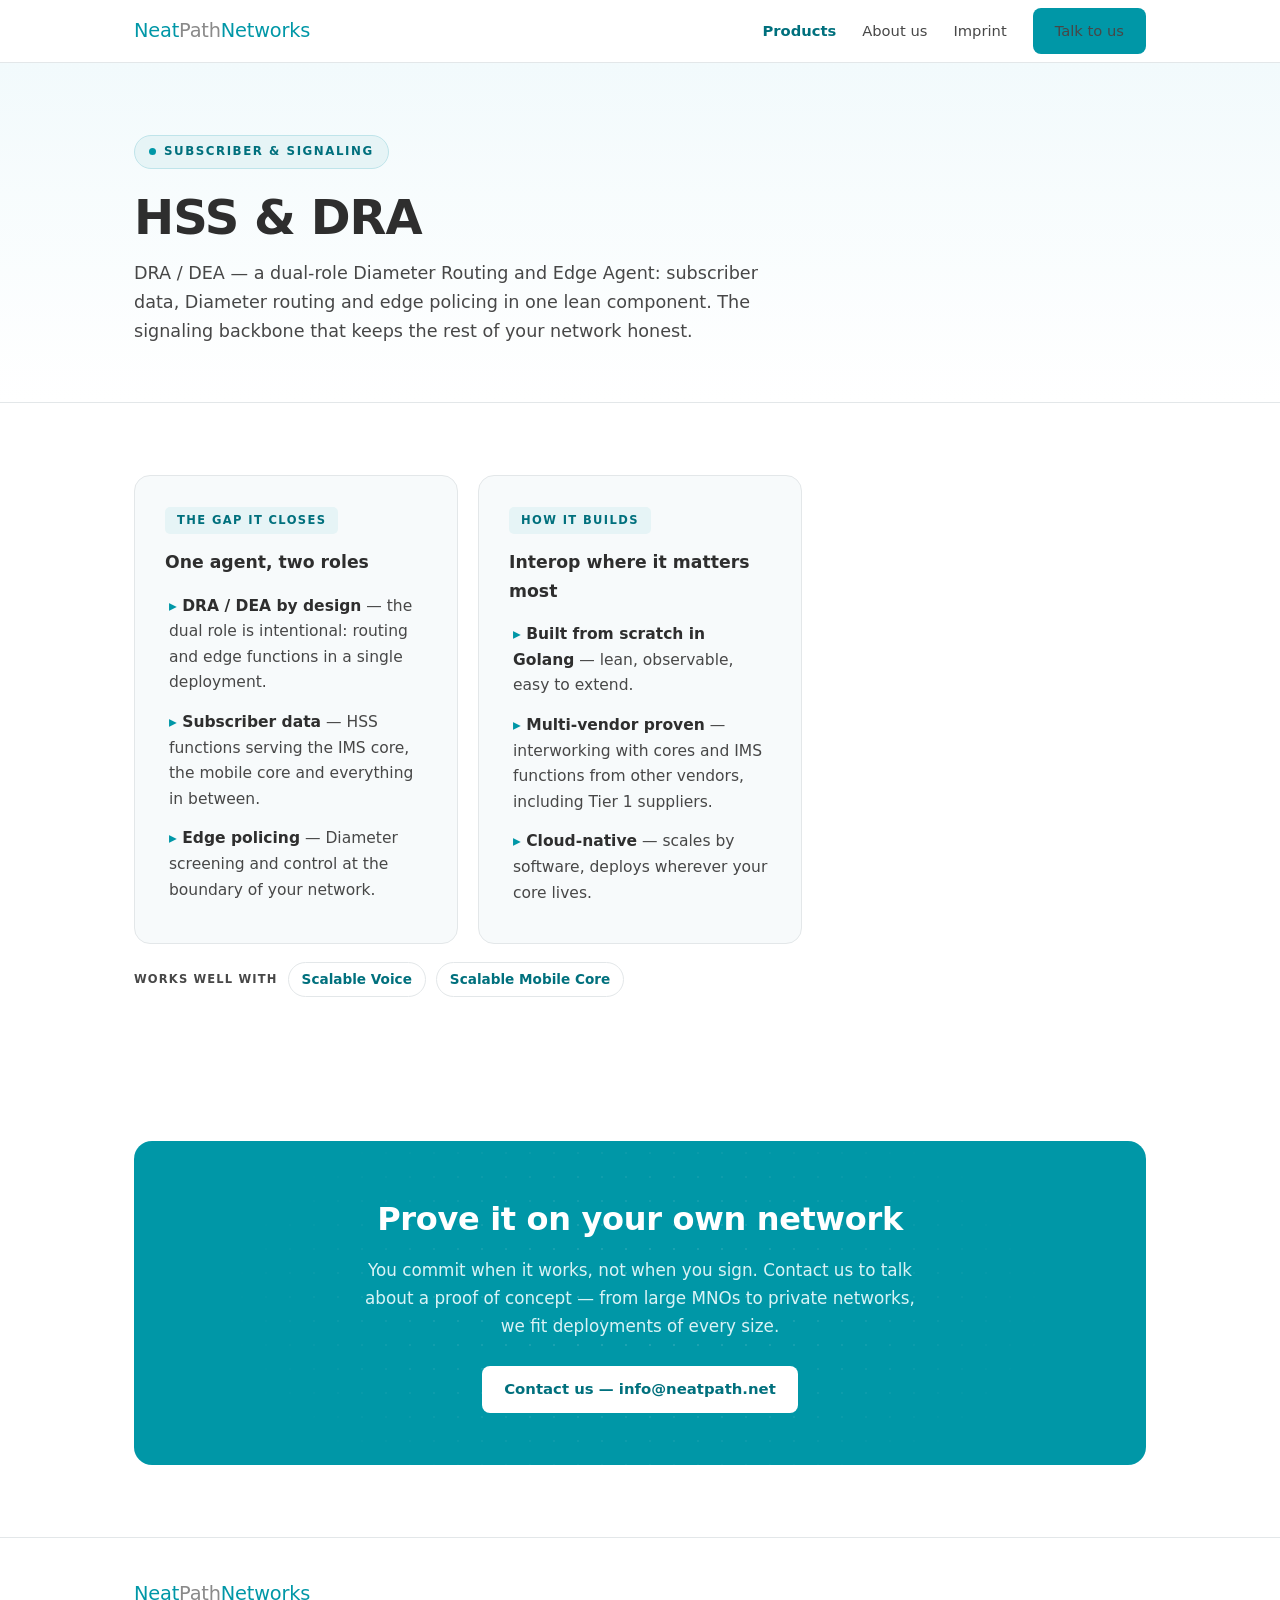
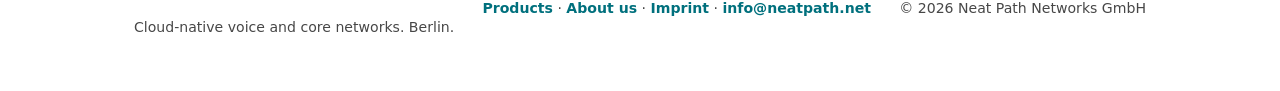
<file: products/hss-and-dra/index.html>
<!doctype html>
<html lang="en">
<head>
<meta charset="UTF-8" />
<meta name="viewport" content="width=device-width, initial-scale=1.0" />
<title>HSS &amp; DRA — DRA / DEA Diameter Agent | Neat Path Networks</title>
<meta name="description" content="HSS &amp; DRA: DRA / DEA — a dual-role Diameter Routing and Edge Agent for subscriber data, routing and edge policing. Lean, cloud-native, built in-house in Golang." />
<link rel="icon" href="/assets/favicon.svg" type="image/svg+xml" />
<link rel="stylesheet" href="/assets/style.css" />
</head>
<body>

<header>
  <div class="wrap">
    <nav>
      <a class="logo" href="/"><span class="wordmark"><b>Neat</b><i>Path</i><b>Networks</b></span></a>
      <div class="navlinks">
        <a href="/products/" class="active">Products</a>
        <a href="/about-us/">About us</a>
        <a href="/imprint/">Imprint</a>
        <a class="btn btn-primary" href="mailto:info@neatpath.net?subject=HSS%20%26%20DRA%20inquiry">Talk to us</a>
      </div>
    </nav>
  </div>
</header>

<section class="hero-lite">
  <div class="wrap">
    <div class="badge">Subscriber &amp; signaling</div>
    <h1>HSS &amp; DRA</h1>
    <p class="lead" style="margin-top:14px">DRA / DEA — a dual-role Diameter Routing and Edge Agent: subscriber data, Diameter routing and edge policing in one lean component. The signaling backbone that keeps the rest of your network honest.</p>
  </div>
</section>

<section>
  <div class="wrap">
    <div class="cards" style="margin-top:0">
      <div class="panel">
        <div class="chip">THE GAP IT CLOSES</div>
        <h3>One agent, two roles</h3>
        <ul class="bullets">
          <li><b>DRA / DEA by design</b> — the dual role is intentional: routing and edge functions in a single deployment.</li>
          <li><b>Subscriber data</b> — HSS functions serving the IMS core, the mobile core and everything in between.</li>
          <li><b>Edge policing</b> — Diameter screening and control at the boundary of your network.</li>
        </ul>
      </div>
      <div class="panel">
        <div class="chip">HOW IT BUILDS</div>
        <h3>Interop where it matters most</h3>
        <ul class="bullets">
          <li><b>Built from scratch in Golang</b> — lean, observable, easy to extend.</li>
          <li><b>Multi-vendor proven</b> — interworking with cores and IMS functions from other vendors, including Tier 1 suppliers.</li>
          <li><b>Cloud-native</b> — scales by software, deploys wherever your core lives.</li>
        </ul>
      </div>
    </div>
    <div class="www-strip">
      <span class="lbl">Works well with</span>
      <a href="/products/scalable-voice/">Scalable Voice</a>
      <a href="/products/scalable-mobile-core/">Scalable Mobile Core</a>
    </div>
  </div>
</section>

<section>
  <div class="wrap">
    <div class="cta-band">
      <h2>Prove it on your own network</h2>
      <p>You commit when it works, not when you sign. Contact us to talk about a proof of concept — from large MNOs to private networks, we fit deployments of every size.</p>
      <a class="btn" href="mailto:info@neatpath.net?subject=HSS%20%26%20DRA%20inquiry">Contact us — info@neatpath.net</a>
    </div>
  </div>
</section>

<footer>
  <div class="wrap foot">
    <div>
      <a class="logo" href="/"><span class="wordmark"><b>Neat</b><i>Path</i><b>Networks</b></span></a>
      <div style="margin-top:6px">Cloud-native voice and core networks. Berlin.</div>
    </div>
    <div>
      <a href="/products/">Products</a> ·
      <a href="/about-us/">About us</a> ·
      <a href="/imprint/">Imprint</a> ·
      <a href="mailto:info@neatpath.net">info@neatpath.net</a>
    </div>
    <div>© 2026 Neat Path Networks GmbH</div>
  </div>
</footer>

</body>
</html>
</file>
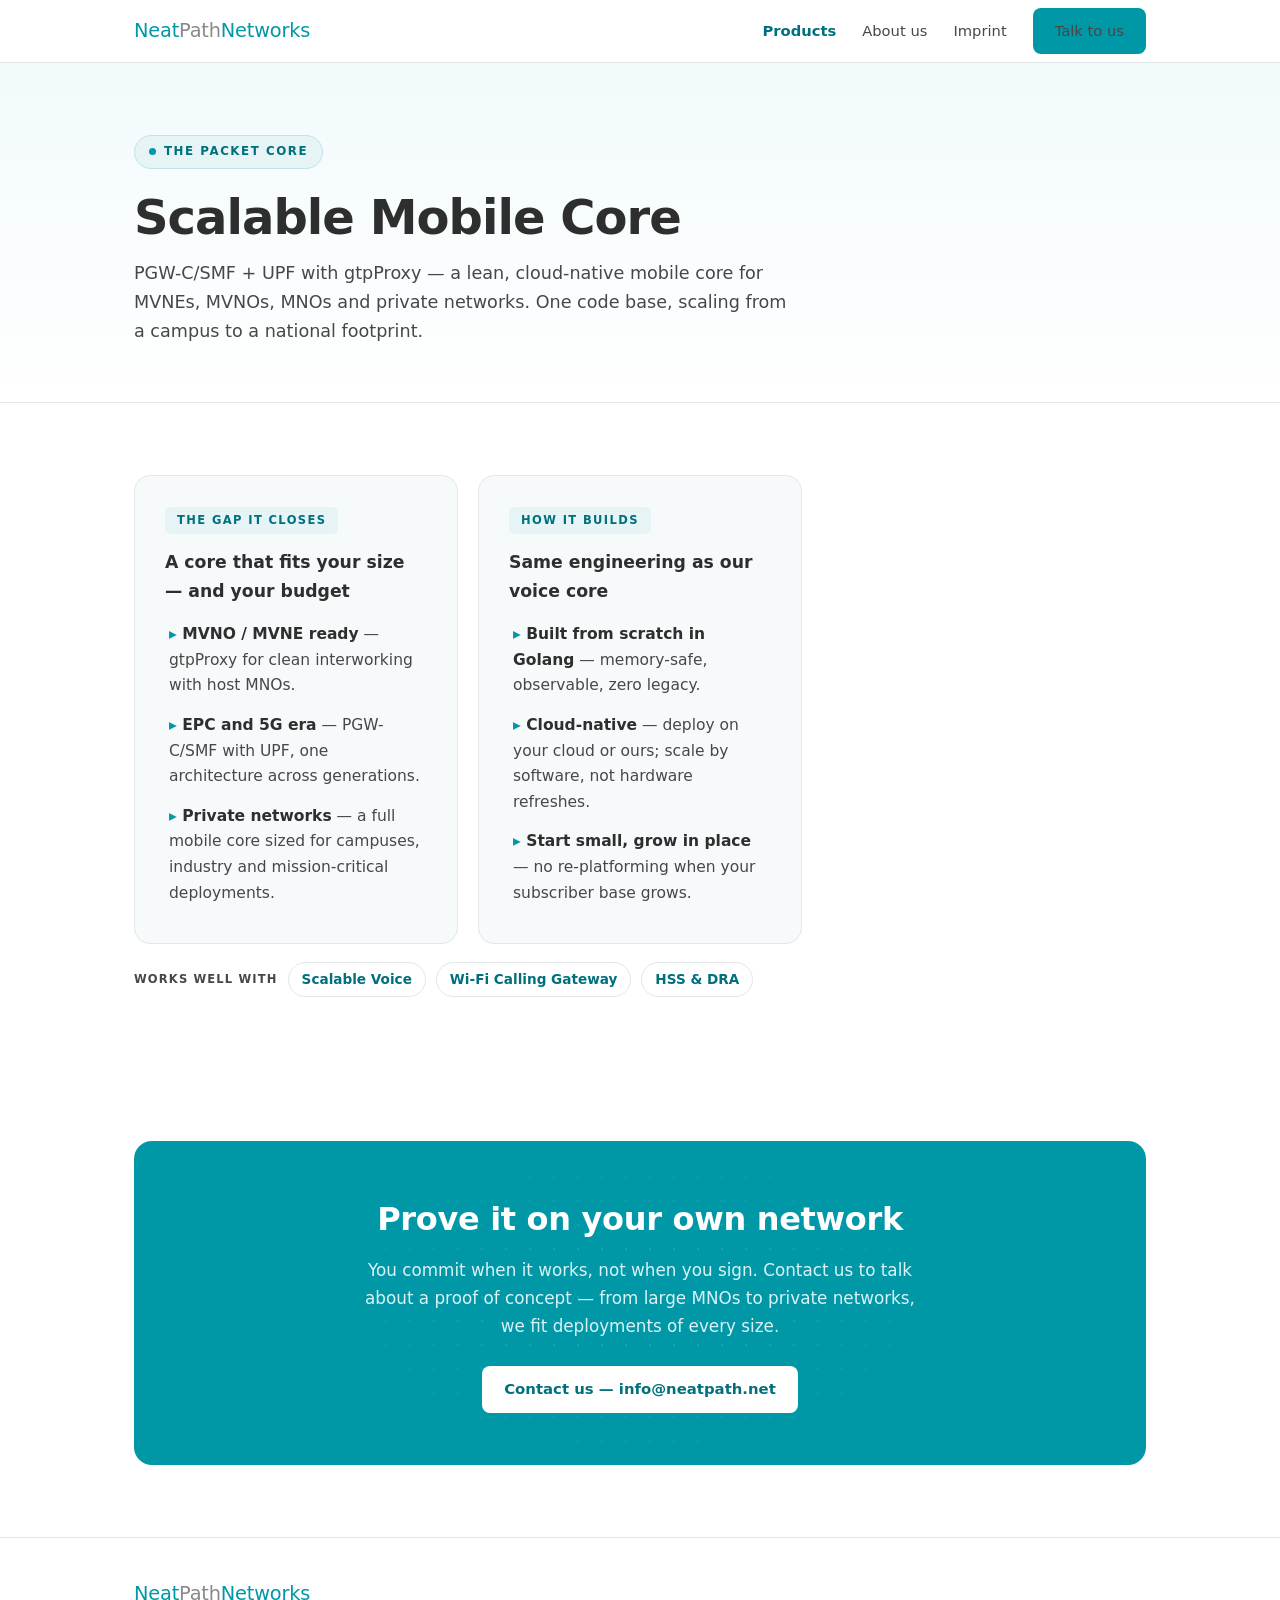
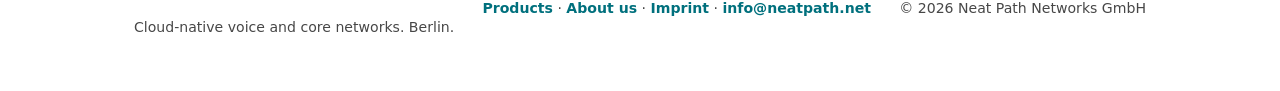
<file: products/scalable-mobile-core/index.html>
<!doctype html>
<html lang="en">
<head>
<meta charset="UTF-8" />
<meta name="viewport" content="width=device-width, initial-scale=1.0" />
<title>Scalable Mobile Core — PGW-C/SMF + UPF | Neat Path Networks</title>
<meta name="description" content="Scalable Mobile Core: lean PGW-C/SMF + UPF with gtpProxy, built in-house in Golang. A mobile core for MVNEs, MVNOs, MNOs and private networks that scales without re-platforming." />
<link rel="icon" href="/assets/favicon.svg" type="image/svg+xml" />
<link rel="stylesheet" href="/assets/style.css" />
</head>
<body>

<header>
  <div class="wrap">
    <nav>
      <a class="logo" href="/"><span class="wordmark"><b>Neat</b><i>Path</i><b>Networks</b></span></a>
      <div class="navlinks">
        <a href="/products/" class="active">Products</a>
        <a href="/about-us/">About us</a>
        <a href="/imprint/">Imprint</a>
        <a class="btn btn-primary" href="mailto:info@neatpath.net?subject=Scalable%20Mobile%20Core%20inquiry">Talk to us</a>
      </div>
    </nav>
  </div>
</header>

<section class="hero-lite">
  <div class="wrap">
    <div class="badge">The packet core</div>
    <h1>Scalable Mobile Core</h1>
    <p class="lead" style="margin-top:14px">PGW-C/SMF + UPF with gtpProxy — a lean, cloud-native mobile core for MVNEs, MVNOs, MNOs and private networks. One code base, scaling from a campus to a national footprint.</p>
  </div>
</section>

<section>
  <div class="wrap">
    <div class="cards" style="margin-top:0">
      <div class="panel">
        <div class="chip">THE GAP IT CLOSES</div>
        <h3>A core that fits your size — and your budget</h3>
        <ul class="bullets">
          <li><b>MVNO / MVNE ready</b> — gtpProxy for clean interworking with host MNOs.</li>
          <li><b>EPC and 5G era</b> — PGW-C/SMF with UPF, one architecture across generations.</li>
          <li><b>Private networks</b> — a full mobile core sized for campuses, industry and mission-critical deployments.</li>
        </ul>
      </div>
      <div class="panel">
        <div class="chip">HOW IT BUILDS</div>
        <h3>Same engineering as our voice core</h3>
        <ul class="bullets">
          <li><b>Built from scratch in Golang</b> — memory-safe, observable, zero legacy.</li>
          <li><b>Cloud-native</b> — deploy on your cloud or ours; scale by software, not hardware refreshes.</li>
          <li><b>Start small, grow in place</b> — no re-platforming when your subscriber base grows.</li>
        </ul>
      </div>
    </div>
    <div class="www-strip">
      <span class="lbl">Works well with</span>
      <a href="/products/scalable-voice/">Scalable Voice</a>
      <a href="/products/wi-fi-calling-gateway/">Wi-Fi Calling Gateway</a>
      <a href="/products/hss-and-dra/">HSS &amp; DRA</a>
    </div>
  </div>
</section>

<section>
  <div class="wrap">
    <div class="cta-band">
      <h2>Prove it on your own network</h2>
      <p>You commit when it works, not when you sign. Contact us to talk about a proof of concept — from large MNOs to private networks, we fit deployments of every size.</p>
      <a class="btn" href="mailto:info@neatpath.net?subject=Scalable%20Mobile%20Core%20inquiry">Contact us — info@neatpath.net</a>
    </div>
  </div>
</section>

<footer>
  <div class="wrap foot">
    <div>
      <a class="logo" href="/"><span class="wordmark"><b>Neat</b><i>Path</i><b>Networks</b></span></a>
      <div style="margin-top:6px">Cloud-native voice and core networks. Berlin.</div>
    </div>
    <div>
      <a href="/products/">Products</a> ·
      <a href="/about-us/">About us</a> ·
      <a href="/imprint/">Imprint</a> ·
      <a href="mailto:info@neatpath.net">info@neatpath.net</a>
    </div>
    <div>© 2026 Neat Path Networks GmbH</div>
  </div>
</footer>

</body>
</html>
</file>
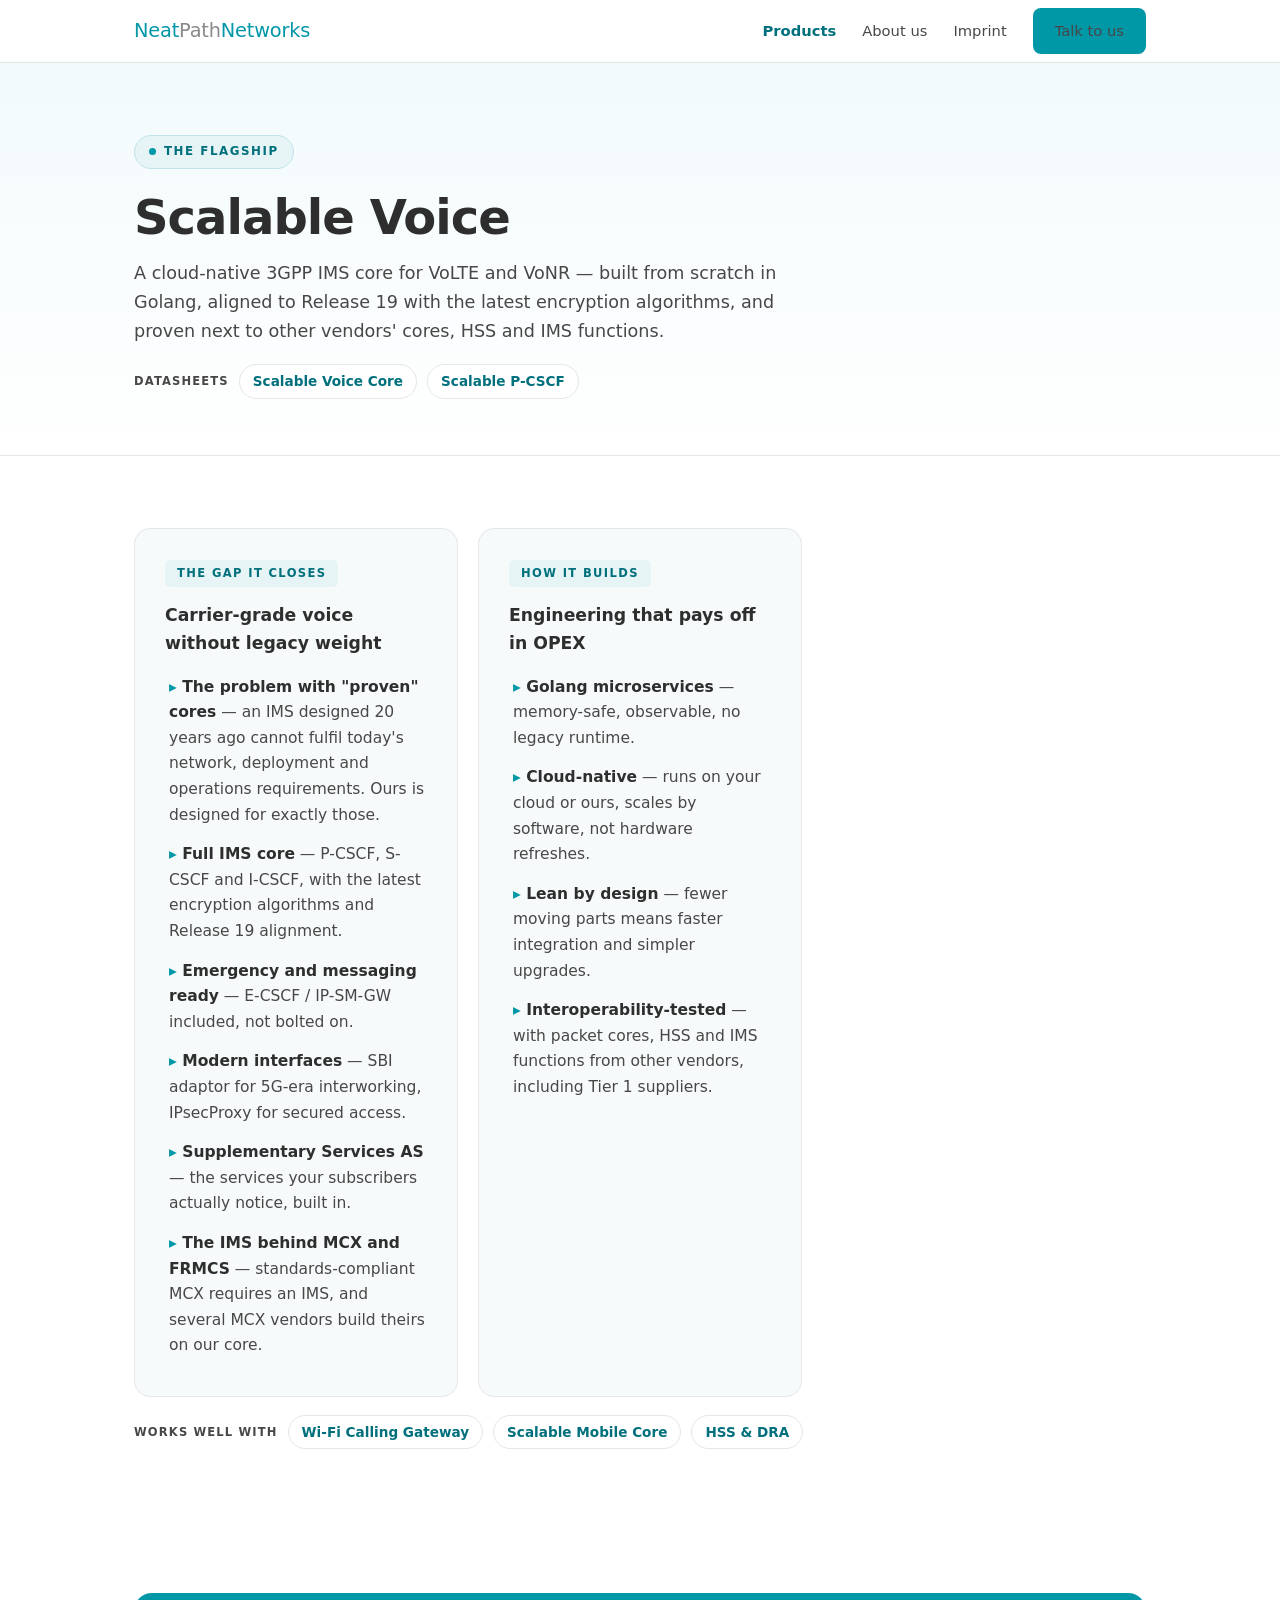
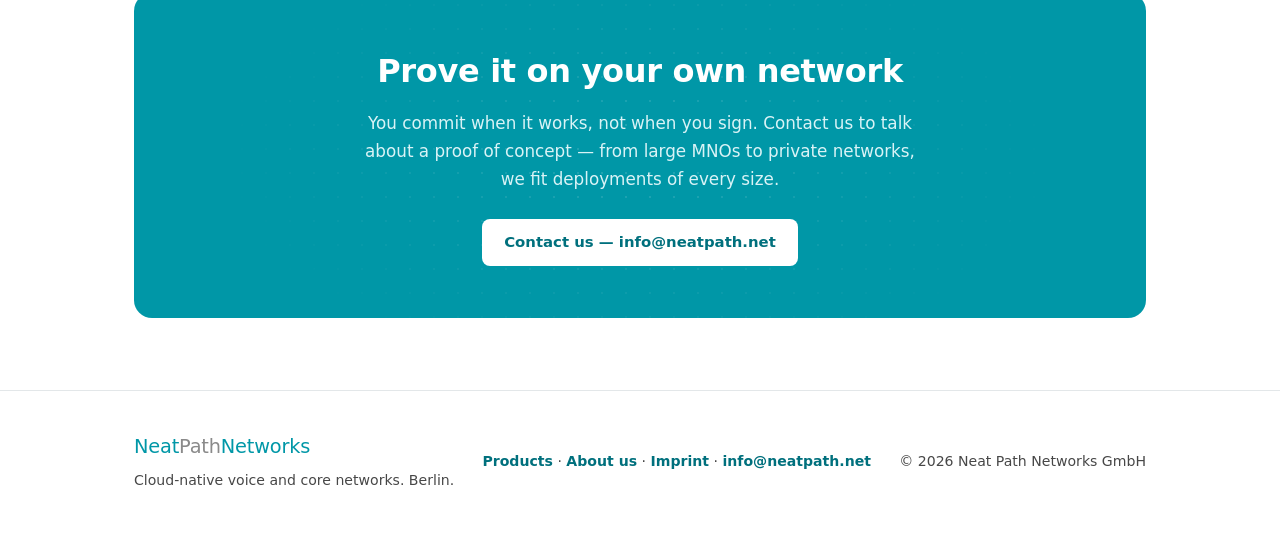
<file: products/scalable-voice/index.html>
<!doctype html>
<html lang="en">
<head>
<meta charset="UTF-8" />
<meta name="viewport" content="width=device-width, initial-scale=1.0" />
<title>Scalable Voice — IMS Core for VoLTE &amp; VoNR | Neat Path Networks</title>
<meta name="description" content="Scalable Voice: cloud-native 3GPP IMS core (P-CSCF, S-CSCF, I-CSCF) aligned to Release 19, with E-CSCF/IP-SM-GW, SBI adaptor, IPsecProxy and Supplementary Services AS. Built in-house in Golang." />
<link rel="icon" href="/assets/favicon.svg" type="image/svg+xml" />
<link rel="stylesheet" href="/assets/style.css" />
</head>
<body>

<header>
  <div class="wrap">
    <nav>
      <a class="logo" href="/"><span class="wordmark"><b>Neat</b><i>Path</i><b>Networks</b></span></a>
      <div class="navlinks">
        <a href="/products/" class="active">Products</a>
        <a href="/about-us/">About us</a>
        <a href="/imprint/">Imprint</a>
        <a class="btn btn-primary" href="mailto:info@neatpath.net?subject=Scalable%20Voice%20inquiry">Talk to us</a>
      </div>
    </nav>
  </div>
</header>

<section class="hero-lite">
  <div class="wrap">
    <div class="badge">The flagship</div>
    <h1>Scalable Voice</h1>
    <p class="lead" style="margin-top:14px">A cloud-native 3GPP IMS core for VoLTE and VoNR — built from scratch in Golang, aligned to Release 19 with the latest encryption algorithms, and proven next to other vendors' cores, HSS and IMS functions.</p>
    <div class="www-strip"><span class="lbl">Datasheets</span><a href="/datasheets/scalable-voice-core.pdf">Scalable Voice Core</a><a href="/datasheets/scalable-p-cscf.pdf">Scalable P-CSCF</a></div>
  </div>
</section>

<section>
  <div class="wrap">
    <div class="cards" style="margin-top:0">
      <div class="panel">
        <div class="chip">THE GAP IT CLOSES</div>
        <h3>Carrier-grade voice without legacy weight</h3>
        <ul class="bullets">
          <li><b>The problem with "proven" cores</b> — an IMS designed 20 years ago cannot fulfil today's network, deployment and operations requirements. Ours is designed for exactly those.</li>
          <li><b>Full IMS core</b> — P-CSCF, S-CSCF and I-CSCF, with the latest encryption algorithms and Release 19 alignment.</li>
          <li><b>Emergency and messaging ready</b> — E-CSCF / IP-SM-GW included, not bolted on.</li>
          <li><b>Modern interfaces</b> — SBI adaptor for 5G-era interworking, IPsecProxy for secured access.</li>
          <li><b>Supplementary Services AS</b> — the services your subscribers actually notice, built in.</li>
          <li><b>The IMS behind MCX and FRMCS</b> — standards-compliant MCX requires an IMS, and several MCX vendors build theirs on our core.</li>
        </ul>
      </div>
      <div class="panel">
        <div class="chip">HOW IT BUILDS</div>
        <h3>Engineering that pays off in OPEX</h3>
        <ul class="bullets">
          <li><b>Golang microservices</b> — memory-safe, observable, no legacy runtime.</li>
          <li><b>Cloud-native</b> — runs on your cloud or ours, scales by software, not hardware refreshes.</li>
          <li><b>Lean by design</b> — fewer moving parts means faster integration and simpler upgrades.</li>
          <li><b>Interoperability-tested</b> — with packet cores, HSS and IMS functions from other vendors, including Tier 1 suppliers.</li>
        </ul>
      </div>
    </div>
    <div class="www-strip">
      <span class="lbl">Works well with</span>
      <a href="/products/wi-fi-calling-gateway/">Wi-Fi Calling Gateway</a>
      <a href="/products/scalable-mobile-core/">Scalable Mobile Core</a>
      <a href="/products/hss-and-dra/">HSS &amp; DRA</a>
    </div>
  </div>
</section>

<section>
  <div class="wrap">
    <div class="cta-band">
      <h2>Prove it on your own network</h2>
      <p>You commit when it works, not when you sign. Contact us to talk about a proof of concept — from large MNOs to private networks, we fit deployments of every size.</p>
      <a class="btn" href="mailto:info@neatpath.net?subject=Scalable%20Voice%20inquiry">Contact us — info@neatpath.net</a>
    </div>
  </div>
</section>

<footer>
  <div class="wrap foot">
    <div>
      <a class="logo" href="/"><span class="wordmark"><b>Neat</b><i>Path</i><b>Networks</b></span></a>
      <div style="margin-top:6px">Cloud-native voice and core networks. Berlin.</div>
    </div>
    <div>
      <a href="/products/">Products</a> ·
      <a href="/about-us/">About us</a> ·
      <a href="/imprint/">Imprint</a> ·
      <a href="mailto:info@neatpath.net">info@neatpath.net</a>
    </div>
    <div>© 2026 Neat Path Networks GmbH</div>
  </div>
</footer>

</body>
</html>
</file>
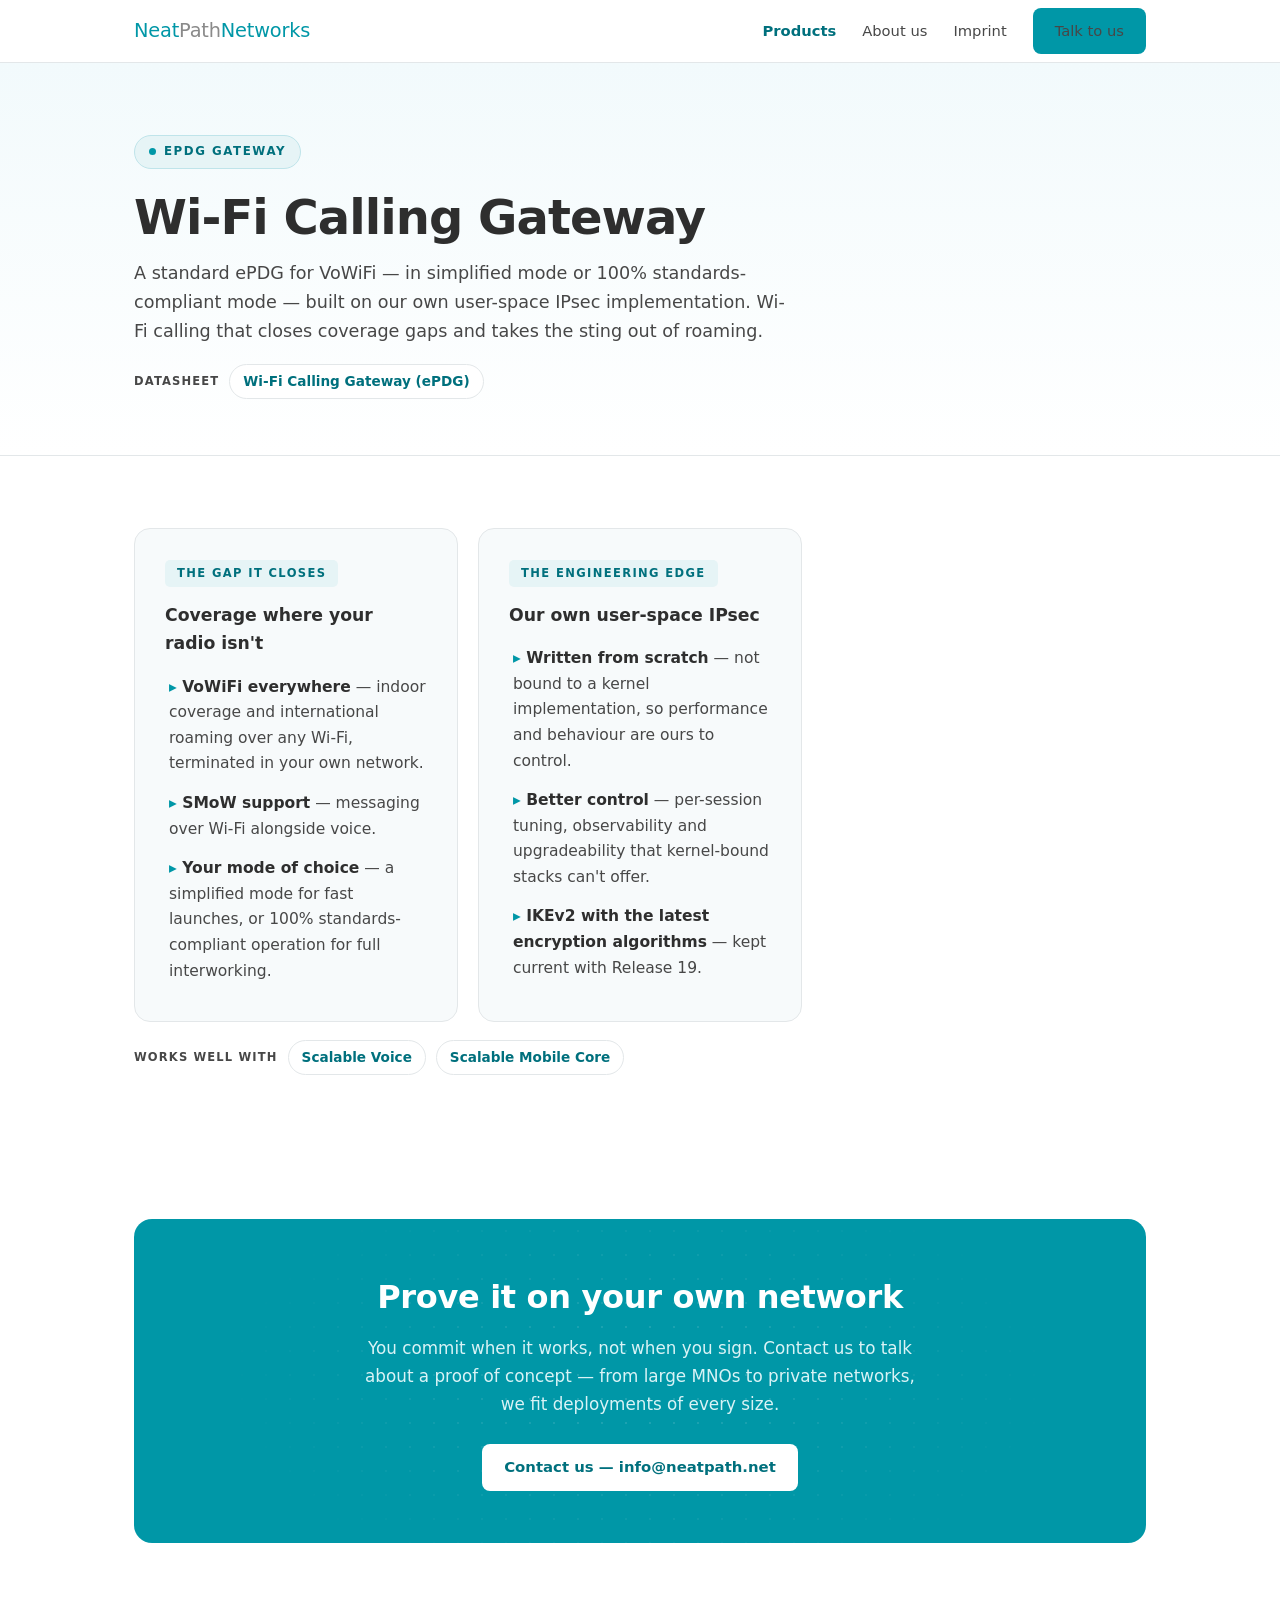
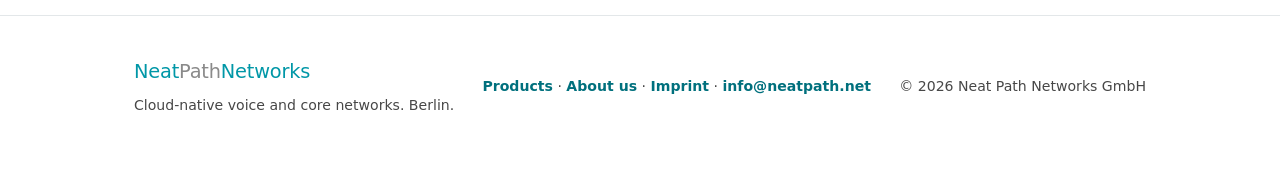
<file: products/wi-fi-calling-gateway/index.html>
<!doctype html>
<html lang="en">
<head>
<meta charset="UTF-8" />
<meta name="viewport" content="width=device-width, initial-scale=1.0" />
<title>Wi-Fi Calling Gateway — ePDG for VoWiFi | Neat Path Networks</title>
<meta name="description" content="Wi-Fi Calling Gateway: standard ePDG for VoWiFi in simplified or 100% standards-compliant mode, built on our own user-space IPsec implementation. Coverage without gaps, roaming without premium rates." />
<link rel="icon" href="/assets/favicon.svg" type="image/svg+xml" />
<link rel="stylesheet" href="/assets/style.css" />
</head>
<body>

<header>
  <div class="wrap">
    <nav>
      <a class="logo" href="/"><span class="wordmark"><b>Neat</b><i>Path</i><b>Networks</b></span></a>
      <div class="navlinks">
        <a href="/products/" class="active">Products</a>
        <a href="/about-us/">About us</a>
        <a href="/imprint/">Imprint</a>
        <a class="btn btn-primary" href="mailto:info@neatpath.net?subject=Wi-Fi%20Calling%20Gateway%20inquiry">Talk to us</a>
      </div>
    </nav>
  </div>
</header>

<section class="hero-lite">
  <div class="wrap">
    <div class="badge">ePDG Gateway</div>
    <h1>Wi-Fi Calling Gateway</h1>
    <p class="lead" style="margin-top:14px">A standard ePDG for VoWiFi — in simplified mode or 100% standards-compliant mode — built on our own user-space IPsec implementation. Wi-Fi calling that closes coverage gaps and takes the sting out of roaming.</p>
    <div class="www-strip"><span class="lbl">Datasheet</span><a href="/datasheets/wi-fi-calling-gateway.pdf">Wi-Fi Calling Gateway (ePDG)</a></div>
  </div>
</section>

<section>
  <div class="wrap">
    <div class="cards" style="margin-top:0">
      <div class="panel">
        <div class="chip">THE GAP IT CLOSES</div>
        <h3>Coverage where your radio isn't</h3>
        <ul class="bullets">
          <li><b>VoWiFi everywhere</b> — indoor coverage and international roaming over any Wi-Fi, terminated in your own network.</li>
          <li><b>SMoW support</b> — messaging over Wi-Fi alongside voice.</li>
          <li><b>Your mode of choice</b> — a simplified mode for fast launches, or 100% standards-compliant operation for full interworking.</li>
        </ul>
      </div>
      <div class="panel">
        <div class="chip">THE ENGINEERING EDGE</div>
        <h3>Our own user-space IPsec</h3>
        <ul class="bullets">
          <li><b>Written from scratch</b> — not bound to a kernel implementation, so performance and behaviour are ours to control.</li>
          <li><b>Better control</b> — per-session tuning, observability and upgradeability that kernel-bound stacks can't offer.</li>
          <li><b>IKEv2 with the latest encryption algorithms</b> — kept current with Release 19.</li>
        </ul>
      </div>
    </div>
    <div class="www-strip">
      <span class="lbl">Works well with</span>
      <a href="/products/scalable-voice/">Scalable Voice</a>
      <a href="/products/scalable-mobile-core/">Scalable Mobile Core</a>
    </div>
  </div>
</section>

<section>
  <div class="wrap">
    <div class="cta-band">
      <h2>Prove it on your own network</h2>
      <p>You commit when it works, not when you sign. Contact us to talk about a proof of concept — from large MNOs to private networks, we fit deployments of every size.</p>
      <a class="btn" href="mailto:info@neatpath.net?subject=Wi-Fi%20Calling%20Gateway%20inquiry">Contact us — info@neatpath.net</a>
    </div>
  </div>
</section>

<footer>
  <div class="wrap foot">
    <div>
      <a class="logo" href="/"><span class="wordmark"><b>Neat</b><i>Path</i><b>Networks</b></span></a>
      <div style="margin-top:6px">Cloud-native voice and core networks. Berlin.</div>
    </div>
    <div>
      <a href="/products/">Products</a> ·
      <a href="/about-us/">About us</a> ·
      <a href="/imprint/">Imprint</a> ·
      <a href="mailto:info@neatpath.net">info@neatpath.net</a>
    </div>
    <div>© 2026 Neat Path Networks GmbH</div>
  </div>
</footer>

</body>
</html>
</file>
<file: assets/style.css>
/* Neat Path Networks — site stylesheet */
:root {
  --teal: #0097a7;
  --teal-dark: #00707d;
  --teal-tint: #e6f4f6;
  --ink: #2e2e2e;
  --ink-soft: #474747;
  --line: #e3e7e9;
  --bg: #ffffff;
  --bg-soft: #f7fafb;
}
* { margin: 0; padding: 0; box-sizing: border-box; }
html { scroll-behavior: smooth; }
body {
  font-family: Montserrat, "Segoe UI", system-ui, -apple-system, sans-serif;
  color: var(--ink-soft); background: var(--bg); line-height: 1.65;
  -webkit-font-smoothing: antialiased;
}
.mono, .minichip { font-family: 'SF Mono', 'Cascadia Mono', Consolas, 'Courier New', monospace; }
.wrap { max-width: 1060px; margin: 0 auto; padding: 0 24px; }
section { padding: 72px 0; }
h1 { font-size: clamp(2rem, 4.6vw, 3rem); line-height: 1.18; letter-spacing: -0.02em; color: var(--ink); font-weight: 700; }
h2 { font-size: clamp(1.5rem, 3vw, 2rem); letter-spacing: -0.01em; margin-bottom: 12px; color: var(--ink); font-weight: 700; }
h3 { font-size: 1.08rem; margin-bottom: 8px; color: var(--ink); font-weight: 600; }
p.lead { font-size: 1.1rem; max-width: 660px; }
a { color: var(--teal-dark); }

header { position: sticky; top: 0; z-index: 50; background: rgba(255,255,255,0.94); backdrop-filter: blur(10px); border-bottom: 1px solid var(--line); }
nav { display: flex; align-items: center; justify-content: space-between; height: 62px; }
.logo { display: flex; align-items: center; gap: 9px; font-weight: 700; font-size: 1.08rem; text-decoration: none; color: var(--ink); letter-spacing: -0.01em; }
.wordmark { font-weight: 400; letter-spacing: -0.01em; white-space: nowrap; font-size: 1.12em; }
.wordmark b { color: var(--teal); font-weight: 400; }
.wordmark i { color: #8a8a8a; font-style: normal; font-weight: 400; }
.navlinks { display: flex; gap: 26px; align-items: center; }
.navlinks a { color: var(--ink-soft); text-decoration: none; font-size: 0.92rem; font-weight: 500; }
.navlinks a:hover { color: var(--teal-dark); }
.navlinks a.active { color: var(--teal-dark); font-weight: 700; }
@media (max-width: 720px) { .navlinks { gap: 16px; } }
.btn {
  display: inline-block; padding: 11px 22px; border-radius: 8px; font-weight: 600;
  text-decoration: none; font-size: 0.93rem; border: none; cursor: pointer; transition: background 0.15s, transform 0.15s;
}
.btn-primary { background: var(--teal); color: #fff; }
.btn-primary:hover { background: var(--teal-dark); transform: translateY(-1px); }
.btn-outline { border: 1.5px solid var(--teal); color: var(--teal-dark); background: transparent; }
.btn-outline:hover { background: var(--teal-tint); }

.hero { position: relative; overflow: hidden; background: linear-gradient(180deg, #f2fafc 0%, #ffffff 100%); padding: 96px 0 80px; }
.hero-lite { background: linear-gradient(180deg, #f2fafc 0%, #ffffff 100%); padding: 72px 0 56px; border-bottom: 1px solid var(--line); }
.hero-grid {
  position: absolute; inset: 0; opacity: 0.55; pointer-events: none;
  background-image: radial-gradient(rgba(0,151,167,0.10) 1px, transparent 1px);
  background-size: 26px 26px;
  mask-image: linear-gradient(180deg, #000 20%, transparent 80%);
}
.hero .wrap { position: relative; }
.hero-inner { display: grid; grid-template-columns: 1.15fr 0.85fr; gap: 52px; align-items: center; }
@media (max-width: 900px) { .hero-inner { grid-template-columns: 1fr; } }
.badge {
  display: inline-flex; align-items: center; gap: 8px;
  font-size: 0.74rem; font-weight: 700; text-transform: uppercase; letter-spacing: 0.13em;
  color: var(--teal-dark); background: var(--teal-tint); border: 1px solid #bfe4ea;
  padding: 6px 14px; border-radius: 999px; margin-bottom: 20px;
}
.badge::before { content: ""; width: 7px; height: 7px; border-radius: 50%; background: var(--teal); }
.hero p.lead { margin: 20px 0 30px; }
.hero-cta { display: flex; gap: 14px; flex-wrap: wrap; }

.stats { display: grid; grid-template-columns: repeat(3, 1fr); gap: 20px; }
@media (max-width: 720px) { .stats { grid-template-columns: 1fr; } }
.stat { background: var(--bg-soft); border: 1px solid var(--line); border-radius: 14px; padding: 26px 24px; display: flex; align-items: baseline; gap: 12px; }
.stat b { font-size: 1.45rem; color: var(--teal-dark); white-space: nowrap; }
.stat span { font-size: 0.9rem; }

.panel { background: var(--bg-soft); border: 1px solid var(--line); border-radius: 16px; padding: 30px; }
.chip {
  display: inline-block; font-size: 0.72rem; font-weight: 700; text-transform: uppercase;
  letter-spacing: 0.12em; color: var(--teal-dark); background: var(--teal-tint);
  padding: 4px 12px; border-radius: 5px; margin-bottom: 14px;
}
ul.bullets { list-style: none; margin-top: 10px; }
ul.bullets li { padding: 7px 0 7px 4px; font-size: 0.97rem; }
ul.bullets li::before { content: "▸ "; color: var(--teal); font-weight: 700; }
ul.bullets li b { color: var(--ink); }

.cards { display: grid; grid-template-columns: repeat(3, 1fr); gap: 20px; margin-top: 34px; }
@media (max-width: 900px) { .cards { grid-template-columns: 1fr; } }
.card { background: #fff; border: 1px solid var(--line); border-radius: 14px; padding: 26px; transition: border-color 0.2s, transform 0.2s, box-shadow 0.2s; }
.card:hover { border-color: var(--teal); transform: translateY(-3px); box-shadow: 0 10px 30px rgba(0,151,167,0.08); }
.card p { font-size: 0.95rem; }
.card h3 a { text-decoration: none; color: var(--ink); }
.card h3 a:hover { color: var(--teal-dark); }
.minichips { display: flex; flex-wrap: wrap; gap: 7px; margin-top: 14px; }
.minichip { font-size: 0.72rem; font-weight: 600; color: var(--teal-dark); background: var(--teal-tint); border: 1px solid #cfeaf0; padding: 3px 9px; border-radius: 999px; }

.www-strip { display: flex; flex-wrap: wrap; gap: 10px; align-items: center; margin-top: 18px; font-size: 0.88rem; }
.www-strip .lbl { font-weight: 700; text-transform: uppercase; letter-spacing: 0.1em; font-size: 0.72rem; }
.www-strip a { display: inline-block; text-decoration: none; background: #fff; border: 1px solid var(--line); padding: 5px 13px; border-radius: 999px; color: var(--teal-dark); font-weight: 600; font-size: 0.85rem; }
.www-strip a:hover { border-color: var(--teal); }

.cta-band { background: var(--teal); color: #fff; border-radius: 18px; padding: 52px 32px; text-align: center; position: relative; overflow: hidden; }
.cta-band::before {
  content: ""; position: absolute; inset: 0;
  background-image: radial-gradient(rgba(255,255,255,0.14) 1px, transparent 1px);
  background-size: 24px 24px; mask-image: radial-gradient(420px 220px at 50% 50%, #000, transparent);
}
.cta-band h2 { color: #fff; position: relative; }
.cta-band p { position: relative; max-width: 560px; margin: 12px auto 26px; color: #d9f3f6; font-size: 1.05rem; }
.cta-band .btn { background: #fff; color: var(--teal-dark); position: relative; font-weight: 700; }
.cta-band .btn:hover { transform: translateY(-1px); background: #f2fafc; }

.soft-band { background: var(--bg-soft); border-top: 1px solid var(--line); border-bottom: 1px solid var(--line); }

footer { padding: 40px 0 52px; border-top: 1px solid var(--line); font-size: 0.88rem; }
.foot { display: flex; justify-content: space-between; align-items: center; flex-wrap: wrap; gap: 16px; }
.foot a { color: var(--teal-dark); text-decoration: none; font-weight: 600; }

.imprint p { margin-bottom: 14px; }
.imprint h2 { font-size: 1.25rem; margin-top: 32px; }
.imprint .todo { color: #b00; background: #fff3f3; padding: 2px 6px; border-radius: 4px; }
</file>
